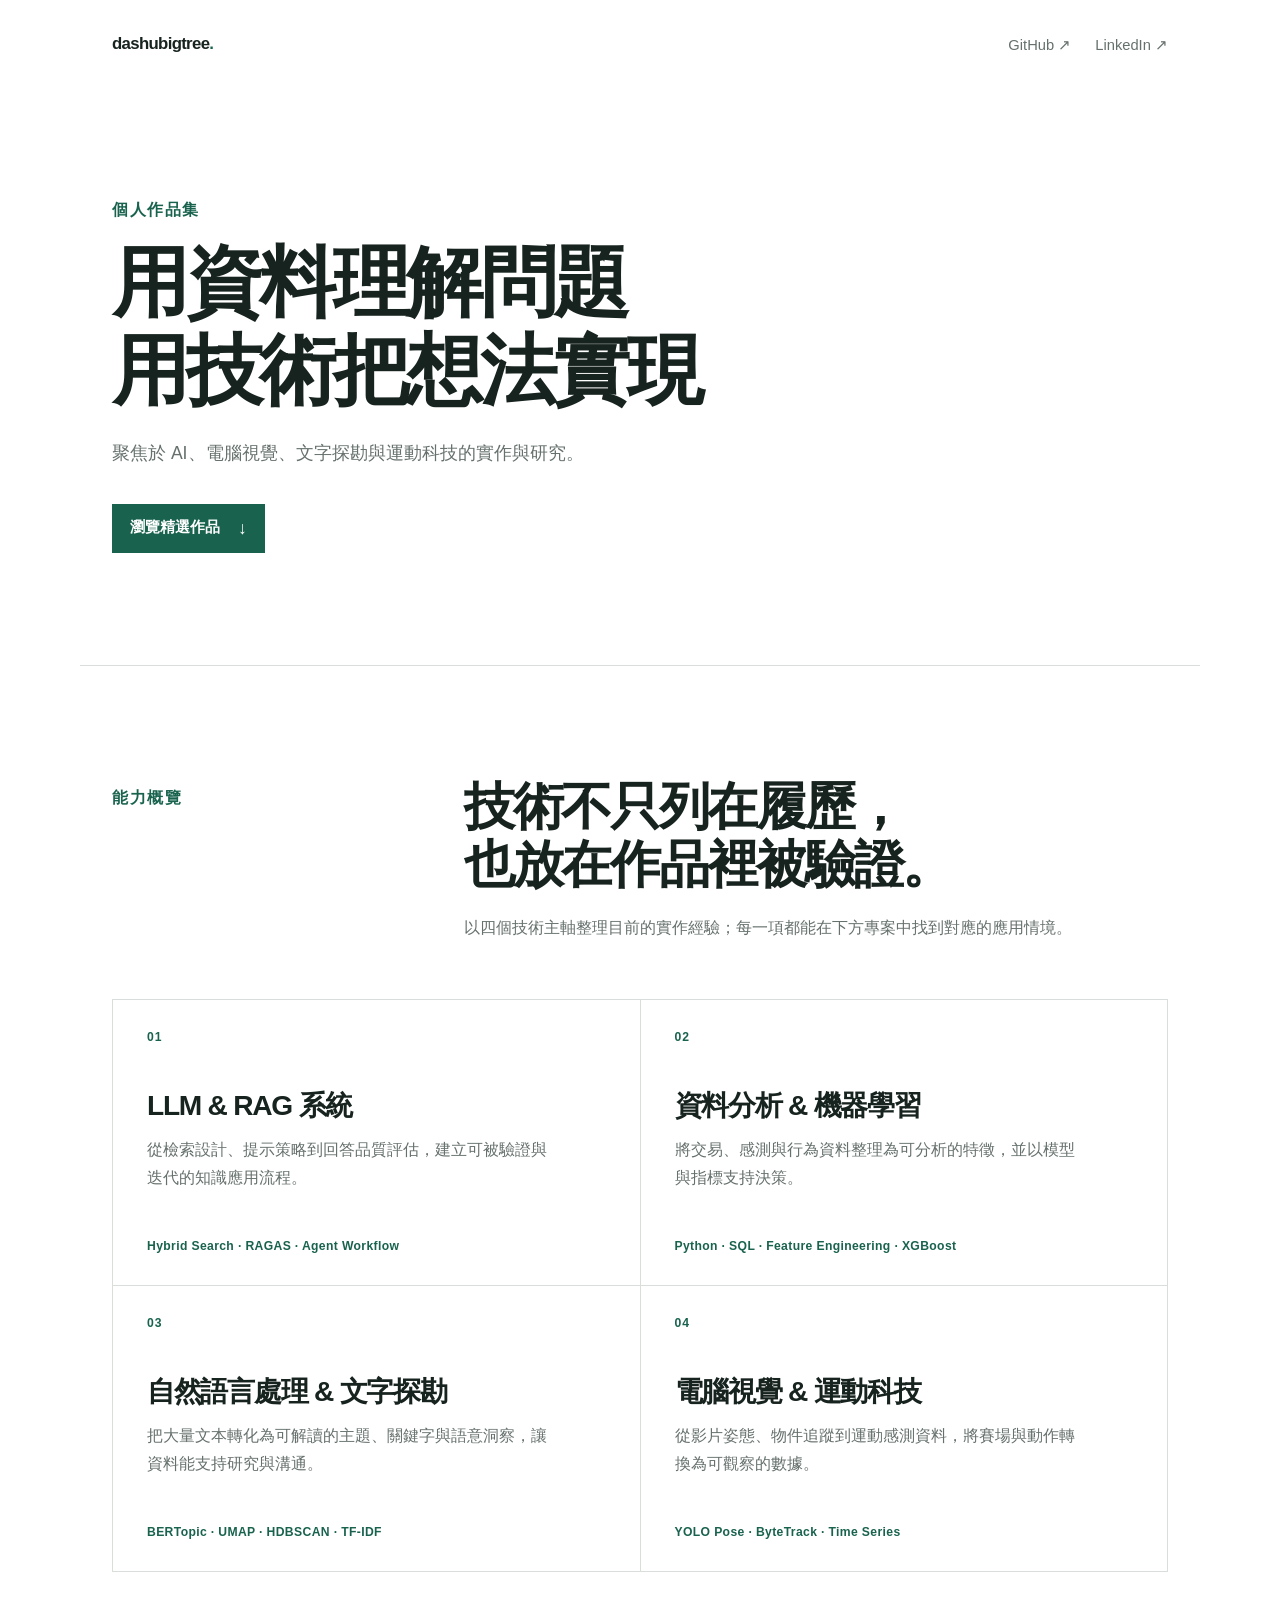
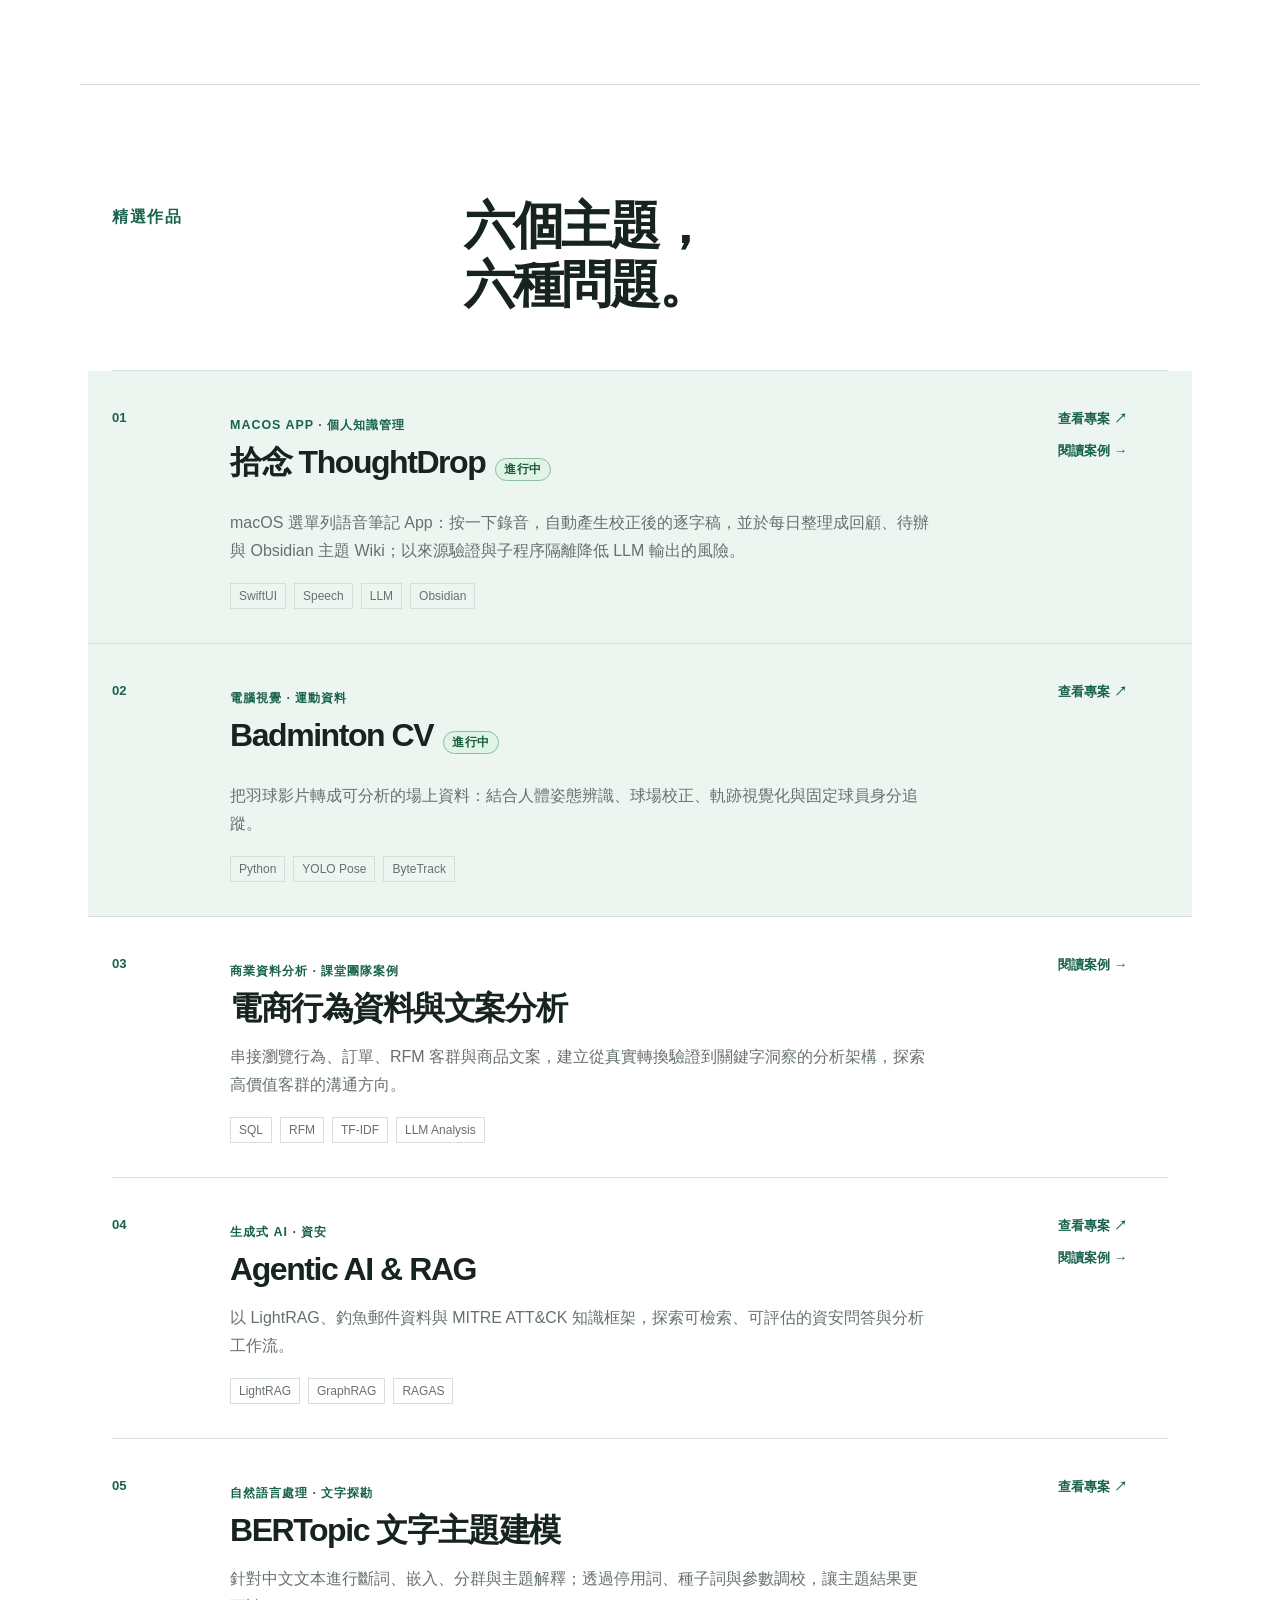
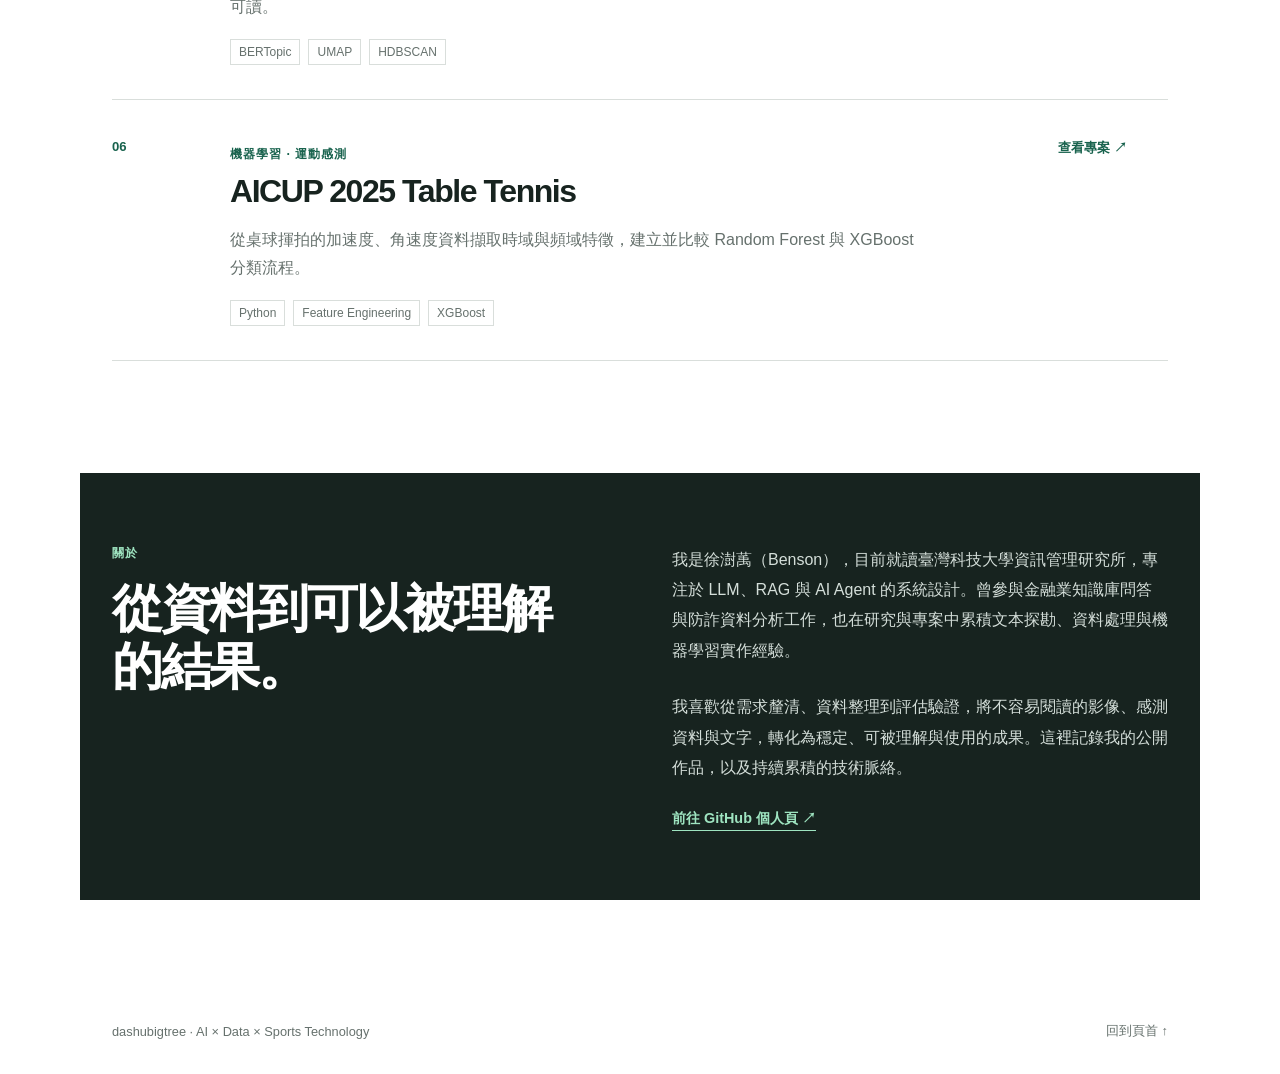
<file: index.html>
<!doctype html>
<html lang="zh-Hant">
  <head>
    <meta charset="UTF-8" />
    <meta name="viewport" content="width=device-width, initial-scale=1.0" />
    <meta name="description" content="dashubigtree 的個人作品集：AI、資料分析與運動科技專案。" />
    <meta name="theme-color" content="#ffffff" />
    <link rel="icon" type="image/svg+xml" href="data:image/svg+xml,%3Csvg xmlns='http://www.w3.org/2000/svg' viewBox='0 0 32 32'%3E%3Crect width='32' height='32' rx='7' fill='%231b4d3e'/%3E%3Cpath d='M9 9h7.5a6.5 6.5 0 1 1 0 13H9V9Zm4 3.5v6h3.2a3 3 0 1 0 0-6H13Z' fill='%23fff'/%3E%3C/svg%3E" />
    <title>dashubigtree | AI × 資料 × 運動科技</title>
    <link rel="stylesheet" href="styles.css" />
  </head>
  <body>
    <a class="skip-link" href="#content">跳到主要內容</a>
    <header class="site-header wrap">
      <a class="wordmark" href="#top" aria-label="回到頁首">dashubigtree<span>.</span></a>
      <nav aria-label="主要導覽">
        <a href="https://github.com/dashubigtree" target="_blank" rel="noreferrer">GitHub ↗</a>
        <a href="https://www.linkedin.com/in/%E6%BE%8D%E8%90%AD-%E5%BE%90-bensonhsu" target="_blank" rel="noreferrer">LinkedIn ↗</a>
      </nav>
    </header>

    <main id="content">
      <section class="intro wrap" id="top">
        <p class="kicker">個人作品集</p>
        <h1>用資料理解問題<br />用技術把想法實現</h1>
        <p class="lead">聚焦於 AI、電腦視覺、文字探勘與運動科技的實作與研究。</p>
        <a class="primary-link" href="#projects">瀏覽精選作品 <span>↓</span></a>
      </section>

      <section class="capabilities wrap" id="capabilities" aria-labelledby="capabilities-title">
        <div class="capabilities-head">
          <p class="kicker">能力概覽</p>
          <div>
            <h2 id="capabilities-title">技術不只列在履歷，<br />也放在作品裡被驗證。</h2>
            <p>以四個技術主軸整理目前的實作經驗；每一項都能在下方專案中找到對應的應用情境。</p>
          </div>
        </div>

        <div class="capability-grid">
          <a class="capability-card" href="#projects" aria-label="查看 LLM 與 RAG 系統相關作品">
            <span class="capability-index">01</span>
            <h3>LLM &amp; RAG 系統</h3>
            <p>從檢索設計、提示策略到回答品質評估，建立可被驗證與迭代的知識應用流程。</p>
            <span class="capability-tools">Hybrid Search · RAGAS · Agent Workflow</span>
          </a>

          <a class="capability-card" href="#projects" aria-label="查看資料分析與機器學習相關作品">
            <span class="capability-index">02</span>
            <h3>資料分析 &amp; 機器學習</h3>
            <p>將交易、感測與行為資料整理為可分析的特徵，並以模型與指標支持決策。</p>
            <span class="capability-tools">Python · SQL · Feature Engineering · XGBoost</span>
          </a>

          <a class="capability-card" href="#projects" aria-label="查看自然語言處理與文字探勘相關作品">
            <span class="capability-index">03</span>
            <h3>自然語言處理 &amp; 文字探勘</h3>
            <p>把大量文本轉化為可解讀的主題、關鍵字與語意洞察，讓資料能支持研究與溝通。</p>
            <span class="capability-tools">BERTopic · UMAP · HDBSCAN · TF-IDF</span>
          </a>

          <a class="capability-card" href="#projects" aria-label="查看電腦視覺與運動科技相關作品">
            <span class="capability-index">04</span>
            <h3>電腦視覺 &amp; 運動科技</h3>
            <p>從影片姿態、物件追蹤到運動感測資料，將賽場與動作轉換為可觀察的數據。</p>
            <span class="capability-tools">YOLO Pose · ByteTrack · Time Series</span>
          </a>
        </div>
      </section>

      <section class="projects wrap" id="projects" aria-labelledby="projects-title">
        <div class="section-head">
          <p class="kicker">精選作品</p>
          <h2 id="projects-title">六個主題，<br />六種問題。</h2>
        </div>

        <div class="project-list">
          <article class="project featured">
            <div class="project-number">01</div>
            <div class="project-body">
              <p class="project-type">macOS App · 個人知識管理</p>
              <div class="project-title-row">
                <h3>拾念 ThoughtDrop</h3>
                <span class="project-status" aria-label="專案狀態：進行中">進行中</span>
              </div>
              <p>macOS 選單列語音筆記 App：按一下錄音，自動產生校正後的逐字稿，並於每日整理成回顧、待辦與 Obsidian 主題 Wiki；以來源驗證與子程序隔離降低 LLM 輸出的風險。</p>
              <ul class="tags" aria-label="使用技術"><li>SwiftUI</li><li>Speech</li><li>LLM</li><li>Obsidian</li></ul>
            </div>
            <div class="project-actions">
              <a class="project-link" href="https://github.com/dashubigtree/ThoughtDrop" target="_blank" rel="noreferrer" aria-label="在 GitHub 查看 ThoughtDrop">查看專案 ↗</a>
              <a class="project-link" href="case-studies/thoughtdrop.html" aria-label="閱讀 ThoughtDrop 案例">閱讀案例 →</a>
            </div>
          </article>

          <article class="project featured">
            <div class="project-number">02</div>
            <div class="project-body">
              <p class="project-type">電腦視覺 · 運動資料</p>
              <div class="project-title-row">
                <h3>Badminton CV</h3>
                <span class="project-status" aria-label="專案狀態：進行中">進行中</span>
              </div>
              <p>把羽球影片轉成可分析的場上資料：結合人體姿態辨識、球場校正、軌跡視覺化與固定球員身分追蹤。</p>
              <ul class="tags" aria-label="使用技術"><li>Python</li><li>YOLO Pose</li><li>ByteTrack</li></ul>
            </div>
            <a class="project-link" href="https://github.com/dashubigtree/badmintonCV" target="_blank" rel="noreferrer" aria-label="在 GitHub 查看 Badminton CV">查看專案 ↗</a>
          </article>

          <article class="project case-study">
            <div class="project-number">03</div>
            <div class="project-body">
              <p class="project-type">商業資料分析 · 課堂團隊案例</p>
              <h3>電商行為資料與文案分析</h3>
              <p>串接瀏覽行為、訂單、RFM 客群與商品文案，建立從真實轉換驗證到關鍵字洞察的分析架構，探索高價值客群的溝通方向。</p>
              <ul class="tags" aria-label="分析方法"><li>SQL</li><li>RFM</li><li>TF-IDF</li><li>LLM Analysis</li></ul>
            </div>
            <a class="project-link" href="case-studies/ecommerce-behavior-analysis.html" aria-label="閱讀電商行為資料與文案分析案例">閱讀案例 →</a>
          </article>

          <article class="project">
            <div class="project-number">04</div>
            <div class="project-body">
              <p class="project-type">生成式 AI · 資安</p>
              <h3>Agentic AI &amp; RAG</h3>
              <p>以 LightRAG、釣魚郵件資料與 MITRE ATT&amp;CK 知識框架，探索可檢索、可評估的資安問答與分析工作流。</p>
              <ul class="tags" aria-label="使用技術"><li>LightRAG</li><li>GraphRAG</li><li>RAGAS</li></ul>
            </div>
            <div class="project-actions">
              <a class="project-link" href="https://github.com/dashubigtree/114-2-Agentic-AI-class" target="_blank" rel="noreferrer" aria-label="在 GitHub 查看 Agentic AI 專案">查看專案 ↗</a>
              <a class="project-link" href="case-studies/agentic-ai-rag.html" aria-label="閱讀 Agentic AI 與 RAG 案例">閱讀案例 →</a>
            </div>
          </article>

          <article class="project">
            <div class="project-number">05</div>
            <div class="project-body">
              <p class="project-type">自然語言處理 · 文字探勘</p>
              <h3>BERTopic 文字主題建模</h3>
              <p>針對中文文本進行斷詞、嵌入、分群與主題解釋；透過停用詞、種子詞與參數調校，讓主題結果更可讀。</p>
              <ul class="tags" aria-label="使用技術"><li>BERTopic</li><li>UMAP</li><li>HDBSCAN</li></ul>
            </div>
            <a class="project-link" href="https://github.com/dashubigtree/BERTopic" target="_blank" rel="noreferrer" aria-label="在 GitHub 查看 BERTopic 專案">查看專案 ↗</a>
          </article>

          <article class="project">
            <div class="project-number">06</div>
            <div class="project-body">
              <p class="project-type">機器學習 · 運動感測</p>
              <h3>AICUP 2025 Table Tennis</h3>
              <p>從桌球揮拍的加速度、角速度資料擷取時域與頻域特徵，建立並比較 Random Forest 與 XGBoost 分類流程。</p>
              <ul class="tags" aria-label="使用技術"><li>Python</li><li>Feature Engineering</li><li>XGBoost</li></ul>
            </div>
            <a class="project-link" href="https://github.com/dashubigtree/AICUP2025_tableTennis" target="_blank" rel="noreferrer" aria-label="在 GitHub 查看 AICUP 2025 Table Tennis">查看專案 ↗</a>
          </article>
        </div>
      </section>

      <section class="about wrap" id="about" aria-labelledby="about-title">
        <div>
          <p class="kicker">關於</p>
          <h2 id="about-title">從資料到可以被理解的結果。</h2>
        </div>
        <div class="about-copy">
          <p>我是徐澍萭（Benson），目前就讀臺灣科技大學資訊管理研究所，專注於 LLM、RAG 與 AI Agent 的系統設計。曾參與金融業知識庫問答與防詐資料分析工作，也在研究與專案中累積文本探勘、資料處理與機器學習實作經驗。</p>
          <p>我喜歡從需求釐清、資料整理到評估驗證，將不容易閱讀的影像、感測資料與文字，轉化為穩定、可被理解與使用的成果。這裡記錄我的公開作品，以及持續累積的技術脈絡。</p>
          <a class="text-link" href="https://github.com/dashubigtree" target="_blank" rel="noreferrer">前往 GitHub 個人頁 ↗</a>
        </div>
      </section>
    </main>

    <footer class="site-footer wrap">
      <p>dashubigtree · AI × Data × Sports Technology</p>
      <a href="#top">回到頁首 ↑</a>
    </footer>
  </body>
</html>
</file>
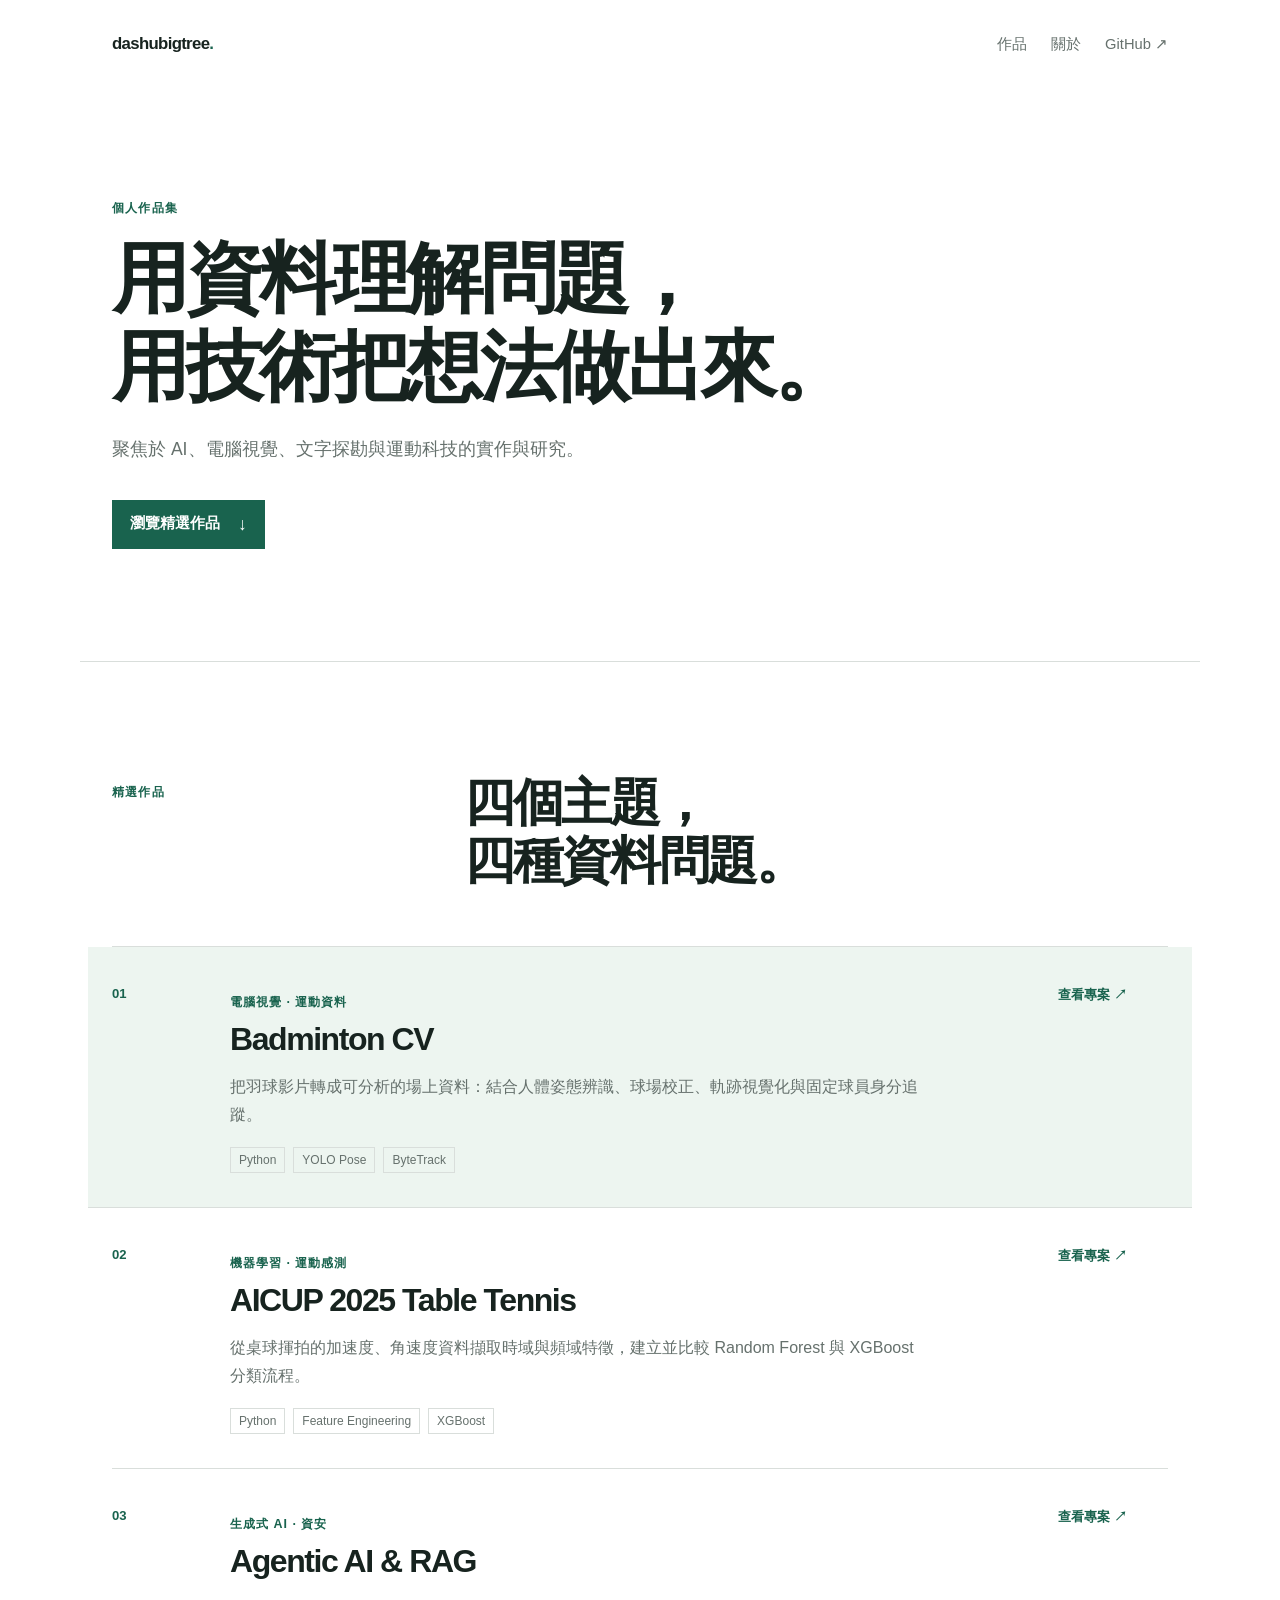
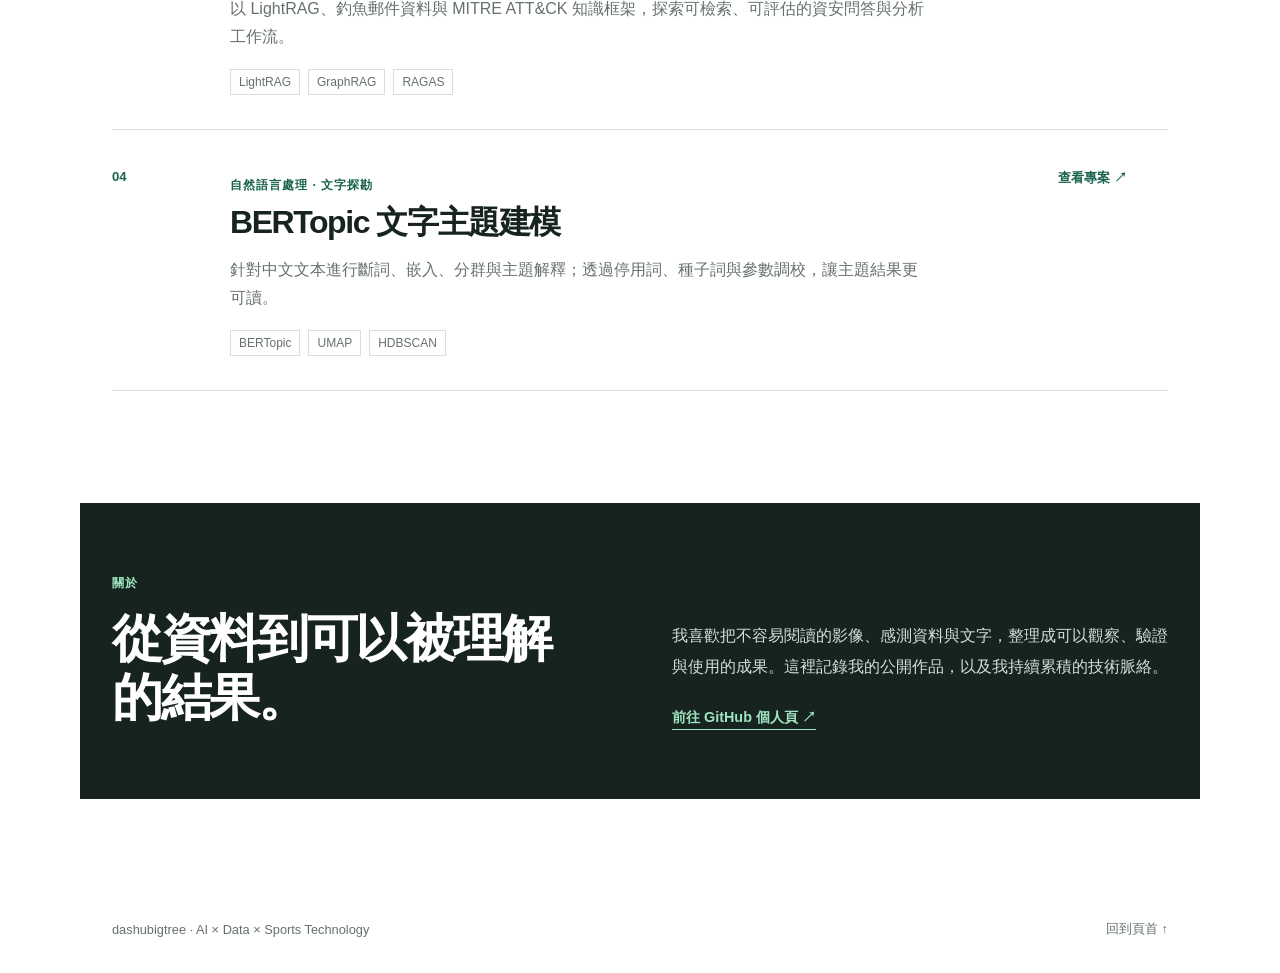
<file: dist/index.html>
<!doctype html>
<html lang="zh-Hant">
  <head>
    <meta charset="UTF-8" />
    <meta name="viewport" content="width=device-width, initial-scale=1.0" />
    <meta name="description" content="dashubigtree 的個人作品集：AI、資料分析與運動科技專案。" />
    <meta name="theme-color" content="#ffffff" />
    <link rel="icon" type="image/svg+xml" href="data:image/svg+xml,%3Csvg xmlns='http://www.w3.org/2000/svg' viewBox='0 0 32 32'%3E%3Crect width='32' height='32' rx='7' fill='%231b4d3e'/%3E%3Cpath d='M9 9h7.5a6.5 6.5 0 1 1 0 13H9V9Zm4 3.5v6h3.2a3 3 0 1 0 0-6H13Z' fill='%23fff'/%3E%3C/svg%3E" />
    <title>dashubigtree | AI × 資料 × 運動科技</title>
    <link rel="stylesheet" href="styles.css" />
  </head>
  <body>
    <a class="skip-link" href="#content">跳到主要內容</a>
    <header class="site-header wrap">
      <a class="wordmark" href="#top" aria-label="回到頁首">dashubigtree<span>.</span></a>
      <nav aria-label="主要導覽">
        <a href="#projects">作品</a>
        <a href="#about">關於</a>
        <a href="https://github.com/dashubigtree" target="_blank" rel="noreferrer">GitHub ↗</a>
      </nav>
    </header>

    <main id="content">
      <section class="intro wrap" id="top">
        <p class="kicker">個人作品集</p>
        <h1>用資料理解問題，<br />用技術把想法做出來。</h1>
        <p class="lead">聚焦於 AI、電腦視覺、文字探勘與運動科技的實作與研究。</p>
        <a class="primary-link" href="#projects">瀏覽精選作品 <span>↓</span></a>
      </section>

      <section class="projects wrap" id="projects" aria-labelledby="projects-title">
        <div class="section-head">
          <p class="kicker">精選作品</p>
          <h2 id="projects-title">四個主題，<br />四種資料問題。</h2>
        </div>

        <div class="project-list">
          <article class="project featured">
            <div class="project-number">01</div>
            <div class="project-body">
              <p class="project-type">電腦視覺 · 運動資料</p>
              <h3>Badminton CV</h3>
              <p>把羽球影片轉成可分析的場上資料：結合人體姿態辨識、球場校正、軌跡視覺化與固定球員身分追蹤。</p>
              <ul class="tags" aria-label="使用技術"><li>Python</li><li>YOLO Pose</li><li>ByteTrack</li></ul>
            </div>
            <a class="project-link" href="https://github.com/dashubigtree/badmintonCV" target="_blank" rel="noreferrer" aria-label="在 GitHub 查看 Badminton CV">查看專案 ↗</a>
          </article>

          <article class="project">
            <div class="project-number">02</div>
            <div class="project-body">
              <p class="project-type">機器學習 · 運動感測</p>
              <h3>AICUP 2025 Table Tennis</h3>
              <p>從桌球揮拍的加速度、角速度資料擷取時域與頻域特徵，建立並比較 Random Forest 與 XGBoost 分類流程。</p>
              <ul class="tags" aria-label="使用技術"><li>Python</li><li>Feature Engineering</li><li>XGBoost</li></ul>
            </div>
            <a class="project-link" href="https://github.com/dashubigtree/AICUP2025_tableTennis" target="_blank" rel="noreferrer" aria-label="在 GitHub 查看 AICUP 2025 Table Tennis">查看專案 ↗</a>
          </article>

          <article class="project">
            <div class="project-number">03</div>
            <div class="project-body">
              <p class="project-type">生成式 AI · 資安</p>
              <h3>Agentic AI &amp; RAG</h3>
              <p>以 LightRAG、釣魚郵件資料與 MITRE ATT&amp;CK 知識框架，探索可檢索、可評估的資安問答與分析工作流。</p>
              <ul class="tags" aria-label="使用技術"><li>LightRAG</li><li>GraphRAG</li><li>RAGAS</li></ul>
            </div>
            <a class="project-link" href="https://github.com/dashubigtree/114-2-Agentic-AI-class" target="_blank" rel="noreferrer" aria-label="在 GitHub 查看 Agentic AI 專案">查看專案 ↗</a>
          </article>

          <article class="project">
            <div class="project-number">04</div>
            <div class="project-body">
              <p class="project-type">自然語言處理 · 文字探勘</p>
              <h3>BERTopic 文字主題建模</h3>
              <p>針對中文文本進行斷詞、嵌入、分群與主題解釋；透過停用詞、種子詞與參數調校，讓主題結果更可讀。</p>
              <ul class="tags" aria-label="使用技術"><li>BERTopic</li><li>UMAP</li><li>HDBSCAN</li></ul>
            </div>
            <a class="project-link" href="https://github.com/dashubigtree/BERTopic" target="_blank" rel="noreferrer" aria-label="在 GitHub 查看 BERTopic 專案">查看專案 ↗</a>
          </article>
        </div>
      </section>

      <section class="about wrap" id="about" aria-labelledby="about-title">
        <div>
          <p class="kicker">關於</p>
          <h2 id="about-title">從資料到可以被理解的結果。</h2>
        </div>
        <div class="about-copy">
          <p>我喜歡把不容易閱讀的影像、感測資料與文字，整理成可以觀察、驗證與使用的成果。這裡記錄我的公開作品，以及我持續累積的技術脈絡。</p>
          <a class="text-link" href="https://github.com/dashubigtree" target="_blank" rel="noreferrer">前往 GitHub 個人頁 ↗</a>
        </div>
      </section>
    </main>

    <footer class="site-footer wrap">
      <p>dashubigtree · AI × Data × Sports Technology</p>
      <a href="#top">回到頁首 ↑</a>
    </footer>
  </body>
</html>
</file>
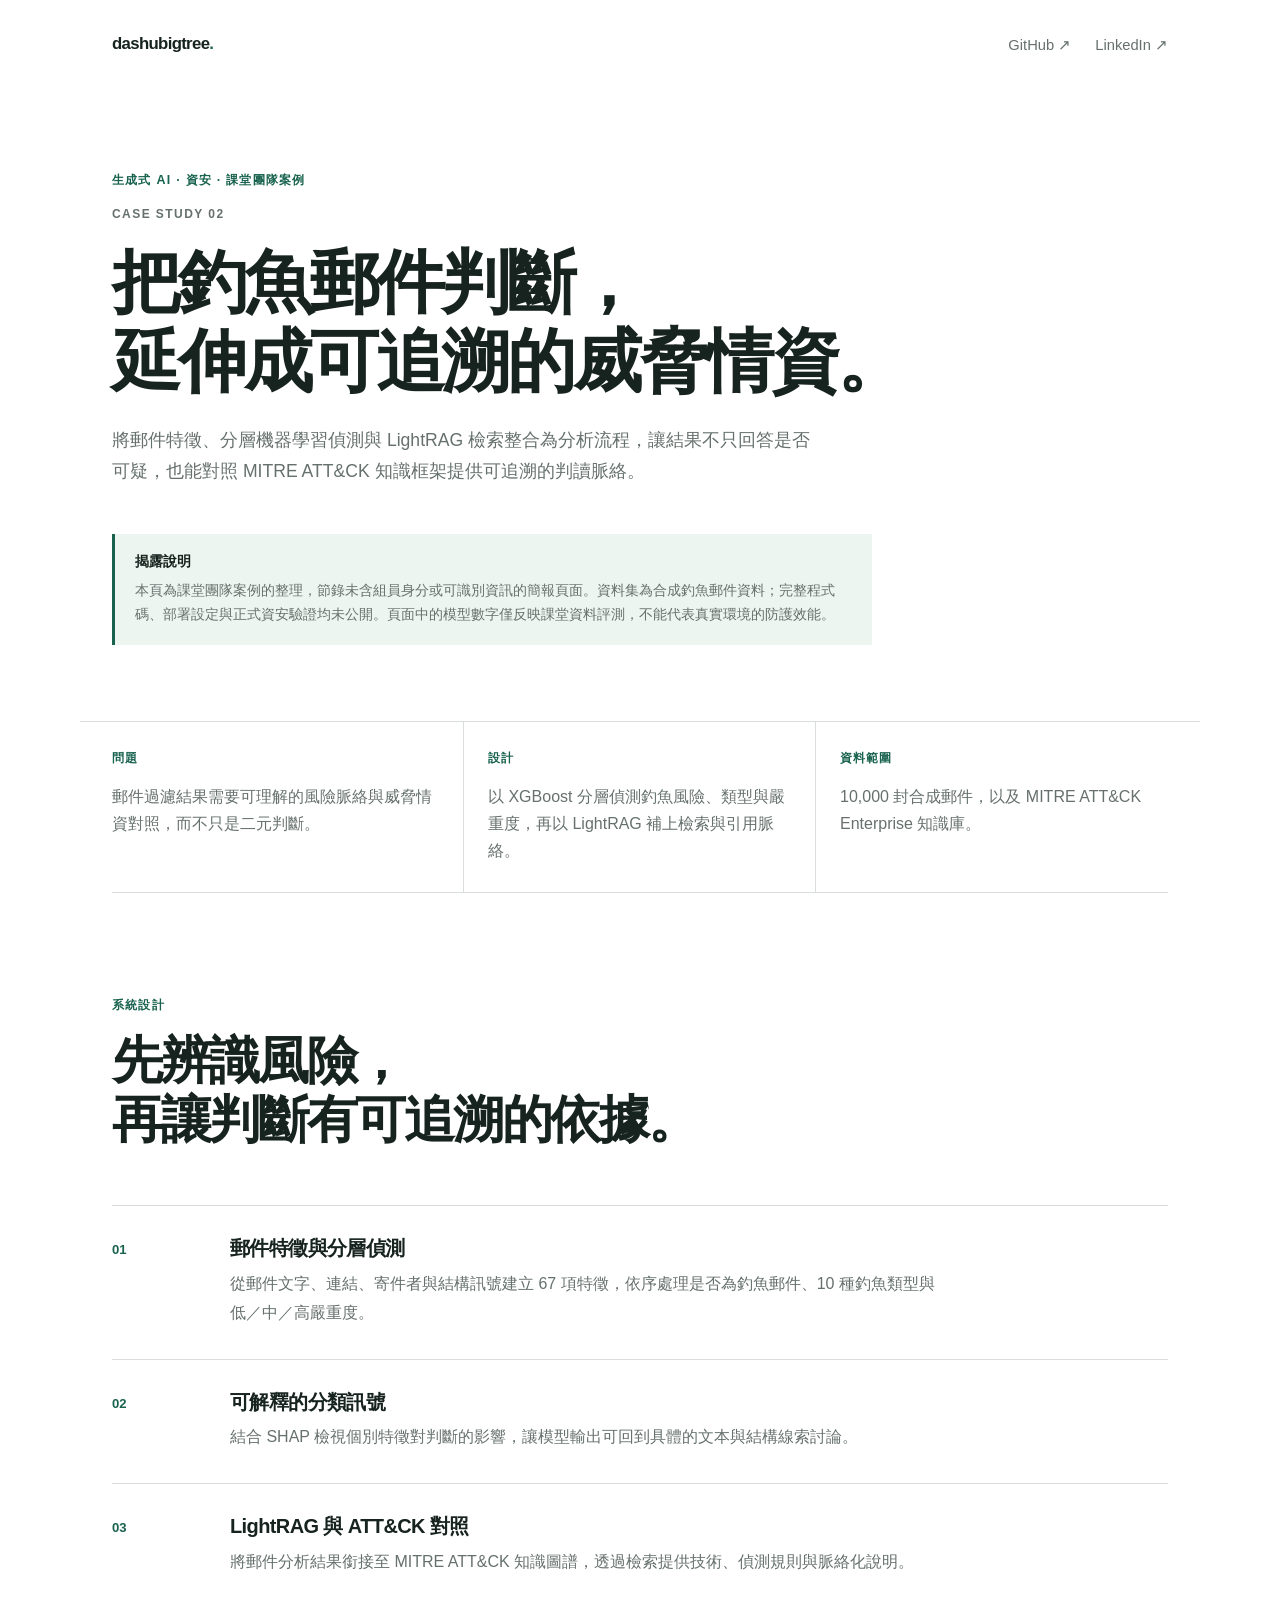
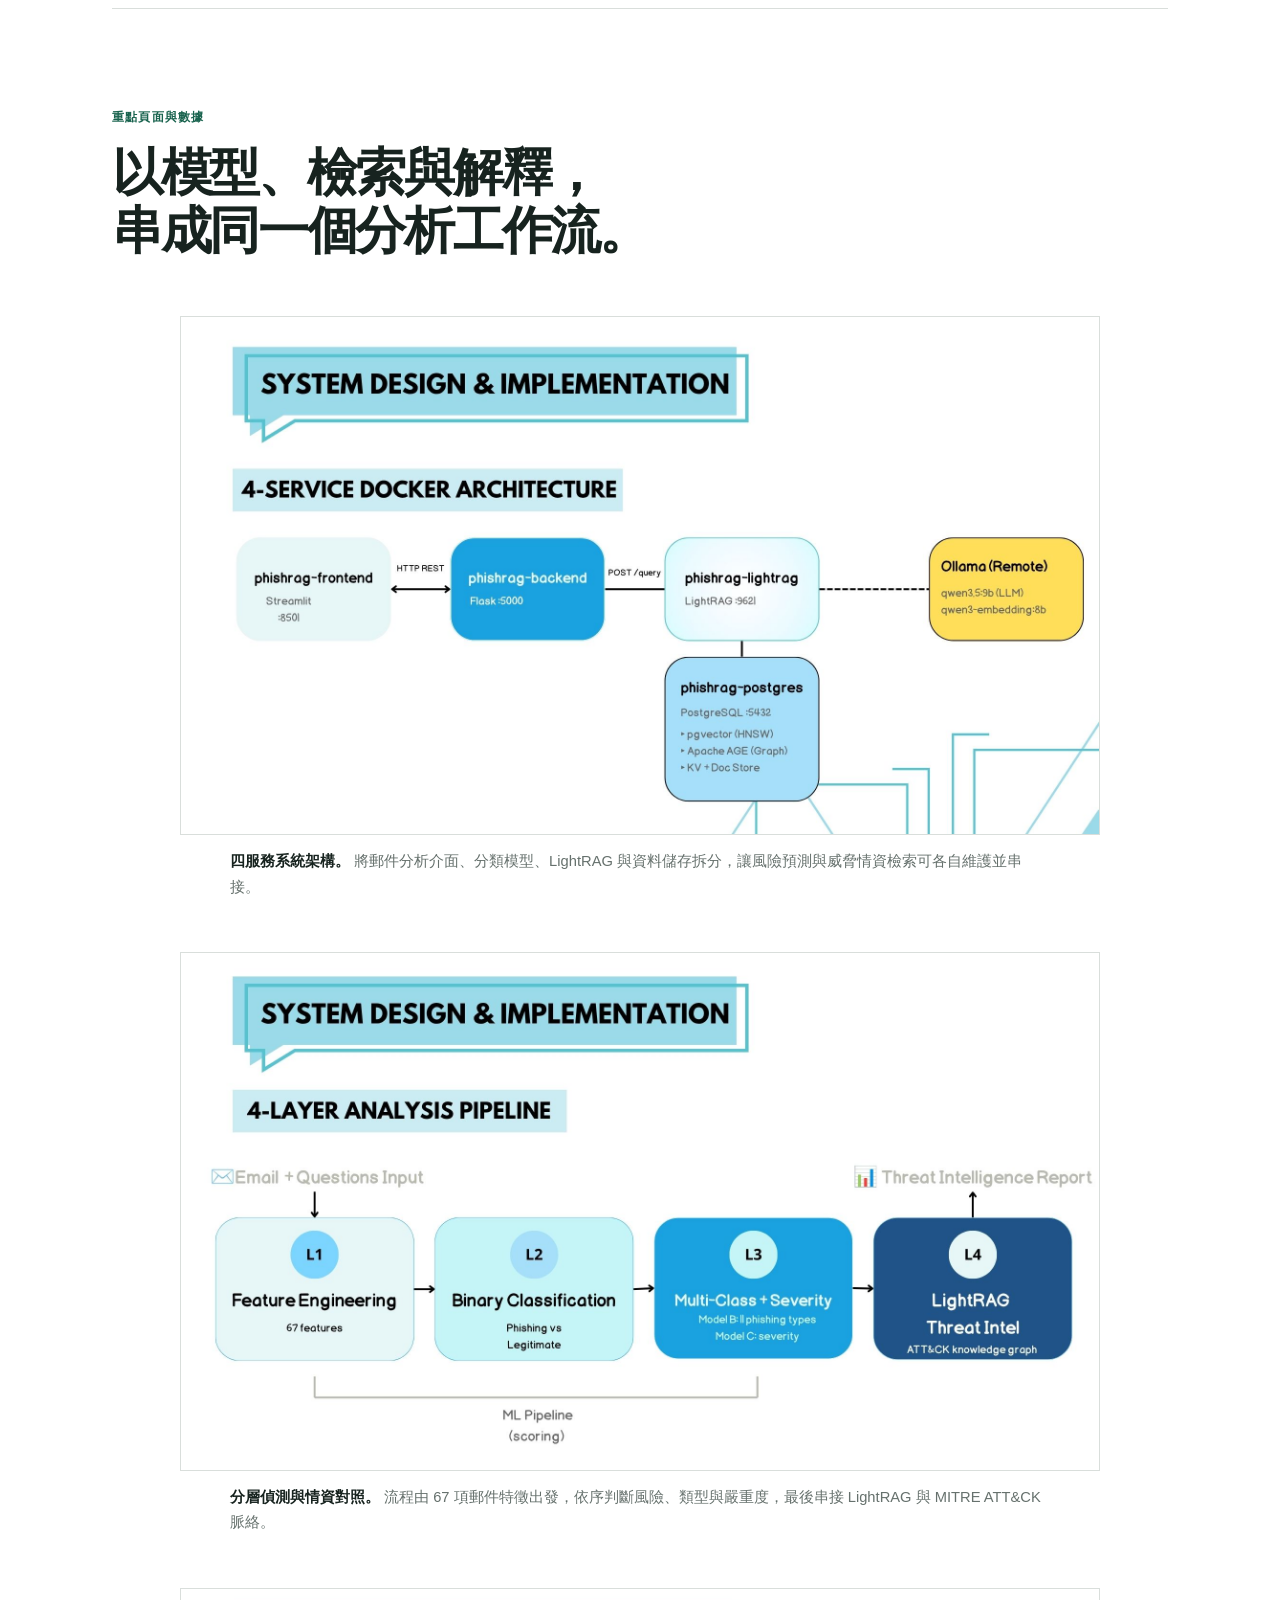
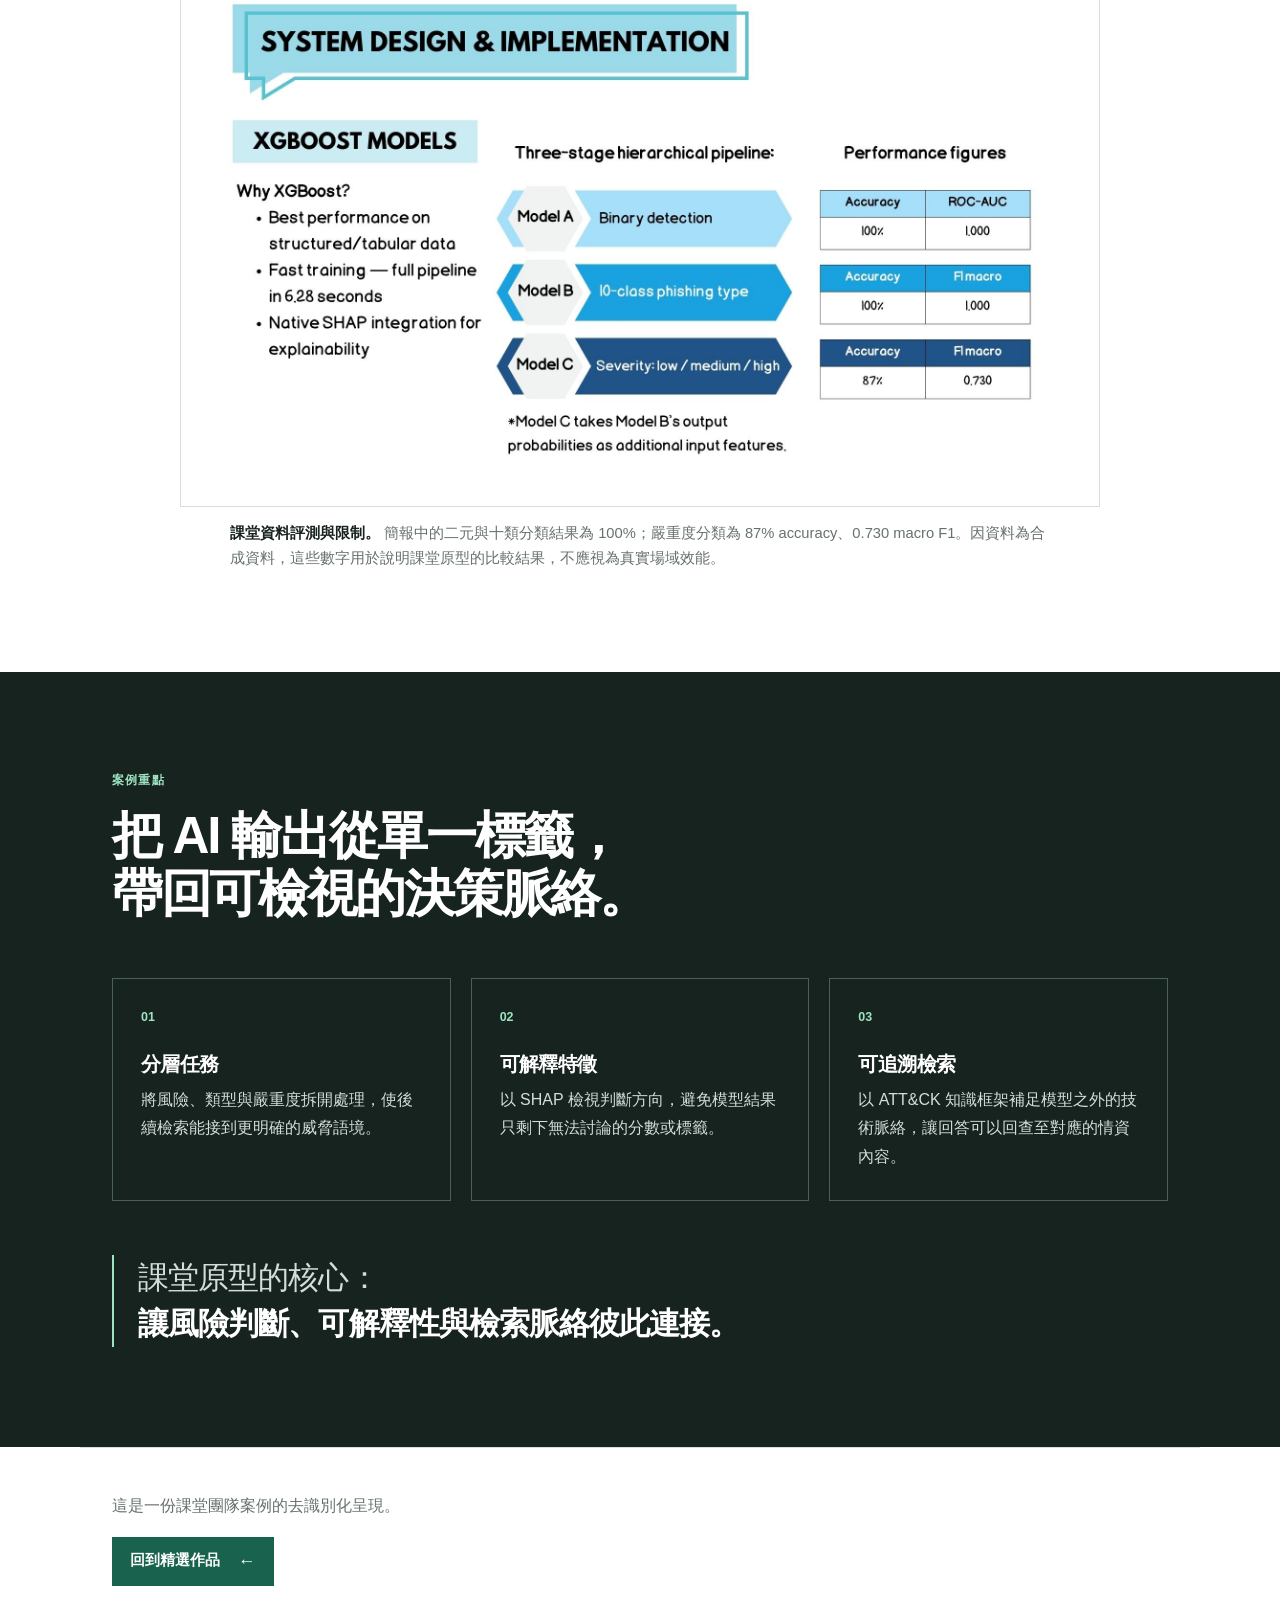
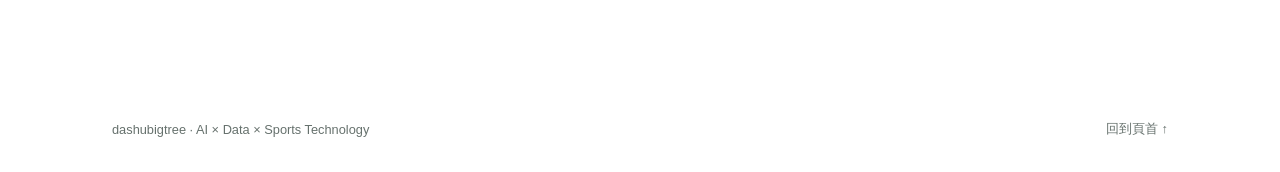
<file: case-studies/agentic-ai-rag.html>
<!doctype html>
<html lang="zh-Hant">
  <head>
    <meta charset="UTF-8" />
    <meta name="viewport" content="width=device-width, initial-scale=1.0" />
    <meta name="description" content="Agentic AI 與 RAG 課堂團隊案例：結合釣魚郵件偵測、LightRAG 與 MITRE ATT&CK 的可追溯分析流程。" />
    <meta name="theme-color" content="#ffffff" />
    <title>Agentic AI 與 RAG | dashubigtree</title>
    <link rel="stylesheet" href="../styles.css" />
  </head>
  <body>
    <a class="skip-link" href="#content">跳到主要內容</a>
    <header class="site-header wrap">
      <a class="wordmark" href="../index.html" aria-label="回到作品集首頁">dashubigtree<span>.</span></a>
      <nav aria-label="主要導覽">
        <a href="https://github.com/dashubigtree" target="_blank" rel="noreferrer">GitHub ↗</a>
        <a href="https://www.linkedin.com/in/%E6%BE%8D%E8%90%AD-%E5%BE%90-bensonhsu" target="_blank" rel="noreferrer">LinkedIn ↗</a>
      </nav>
    </header>

    <main id="content">
      <section class="case-hero wrap">
        <p class="kicker">生成式 AI · 資安 · 課堂團隊案例</p>
        <p class="eyebrow">CASE STUDY 02</p>
        <h1>把釣魚郵件判斷，<br />延伸成可追溯的威脅情資。</h1>
        <p class="lead">將郵件特徵、分層機器學習偵測與 LightRAG 檢索整合為分析流程，讓結果不只回答是否可疑，也能對照 MITRE ATT&amp;CK 知識框架提供可追溯的判讀脈絡。</p>
        <div class="case-notice" role="note">
          <strong>揭露說明</strong>
          <p>本頁為課堂團隊案例的整理，節錄未含組員身分或可識別資訊的簡報頁面。資料集為合成釣魚郵件資料；完整程式碼、部署設定與正式資安驗證均未公開。頁面中的模型數字僅反映課堂資料評測，不能代表真實環境的防護效能。</p>
        </div>
      </section>

      <section class="case-summary wrap" aria-label="案例摘要">
        <div><p class="summary-label">問題</p><p>郵件過濾結果需要可理解的風險脈絡與威脅情資對照，而不只是二元判斷。</p></div>
        <div><p class="summary-label">設計</p><p>以 XGBoost 分層偵測釣魚風險、類型與嚴重度，再以 LightRAG 補上檢索與引用脈絡。</p></div>
        <div><p class="summary-label">資料範圍</p><p>10,000 封合成郵件，以及 MITRE ATT&amp;CK Enterprise 知識庫。</p></div>
      </section>

      <section class="case-section wrap" aria-labelledby="method-title">
        <p class="kicker">系統設計</p>
        <h2 id="method-title">先辨識風險，<br />再讓判斷有可追溯的依據。</h2>
        <ol class="method-list">
          <li><div class="method-number">01</div><div><h3>郵件特徵與分層偵測</h3><p>從郵件文字、連結、寄件者與結構訊號建立 67 項特徵，依序處理是否為釣魚郵件、10 種釣魚類型與低／中／高嚴重度。</p></div></li>
          <li><div class="method-number">02</div><div><h3>可解釋的分類訊號</h3><p>結合 SHAP 檢視個別特徵對判斷的影響，讓模型輸出可回到具體的文本與結構線索討論。</p></div></li>
          <li><div class="method-number">03</div><div><h3>LightRAG 與 ATT&amp;CK 對照</h3><p>將郵件分析結果銜接至 MITRE ATT&amp;CK 知識圖譜，透過檢索提供技術、偵測規則與脈絡化說明。</p></div></li>
        </ol>
      </section>

      <section class="case-section wrap evidence-section" aria-labelledby="evidence-title">
        <p class="kicker">重點頁面與數據</p>
        <h2 id="evidence-title">以模型、檢索與解釋，<br />串成同一個分析工作流。</h2>
        <div class="case-gallery">
          <figure>
            <img src="../assets/case-studies/phishrag-architecture.jpg" alt="PhishRAG 四服務系統架構，包含 API、分類器、LightRAG 與資料服務。" loading="lazy" />
            <figcaption><strong>四服務系統架構。</strong> 將郵件分析介面、分類模型、LightRAG 與資料儲存拆分，讓風險預測與威脅情資檢索可各自維護並串接。</figcaption>
          </figure>
          <figure>
            <img src="../assets/case-studies/phishrag-pipeline.jpg" alt="PhishRAG 四層管線：67 項特徵、釣魚偵測、類型與嚴重度分類，以及 LightRAG 威脅情資對照。" loading="lazy" />
            <figcaption><strong>分層偵測與情資對照。</strong> 流程由 67 項郵件特徵出發，依序判斷風險、類型與嚴重度，最後串接 LightRAG 與 MITRE ATT&amp;CK 脈絡。</figcaption>
          </figure>
          <figure>
            <img src="../assets/case-studies/phishrag-evaluation.jpg" alt="XGBoost 三階段分層管線的課堂資料評測：二元偵測與十類分類為 100%，嚴重度分類準確率 87%、F1 macro 0.730。" loading="lazy" />
            <figcaption><strong>課堂資料評測與限制。</strong> 簡報中的二元與十類分類結果為 100%；嚴重度分類為 87% accuracy、0.730 macro F1。因資料為合成資料，這些數字用於說明課堂原型的比較結果，不應視為真實場域效能。</figcaption>
          </figure>
        </div>
      </section>

      <section class="case-section findings-section" aria-labelledby="findings-title">
        <div class="wrap">
          <p class="kicker">案例重點</p>
          <h2 id="findings-title">把 AI 輸出從單一標籤，<br />帶回可檢視的決策脈絡。</h2>
          <div class="finding-grid">
            <article><span>01</span><h3>分層任務</h3><p>將風險、類型與嚴重度拆開處理，使後續檢索能接到更明確的威脅語境。</p></article>
            <article><span>02</span><h3>可解釋特徵</h3><p>以 SHAP 檢視判斷方向，避免模型結果只剩下無法討論的分數或標籤。</p></article>
            <article><span>03</span><h3>可追溯檢索</h3><p>以 ATT&amp;CK 知識框架補足模型之外的技術脈絡，讓回答可以回查至對應的情資內容。</p></article>
          </div>
          <blockquote>課堂原型的核心：<br /><strong>讓風險判斷、可解釋性與檢索脈絡彼此連接。</strong></blockquote>
        </div>
      </section>

      <section class="case-cta wrap">
        <p>這是一份課堂團隊案例的去識別化呈現。</p>
        <a class="primary-link" href="../index.html#projects">回到精選作品 <span>←</span></a>
      </section>
    </main>

    <footer class="site-footer wrap">
      <p>dashubigtree · AI × Data × Sports Technology</p>
      <a href="#content">回到頁首 ↑</a>
    </footer>
  </body>
</html>
</file>
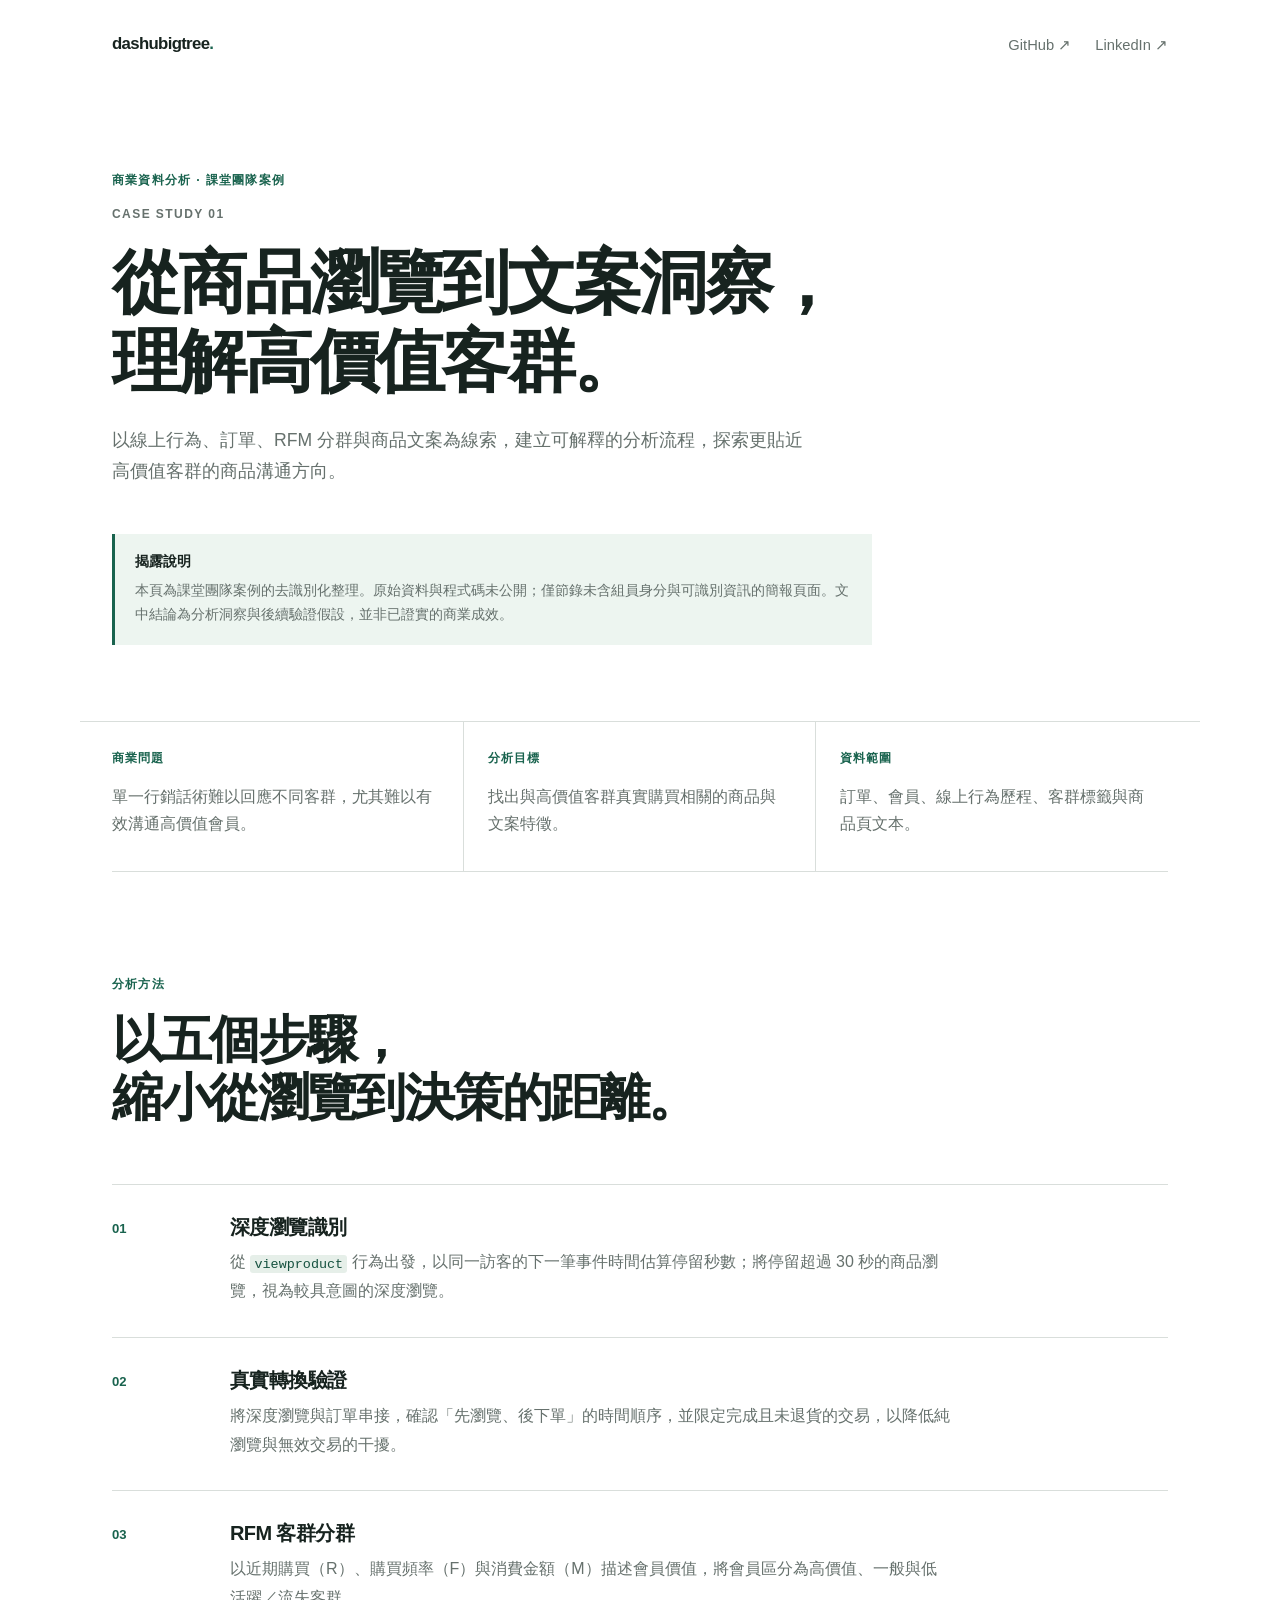
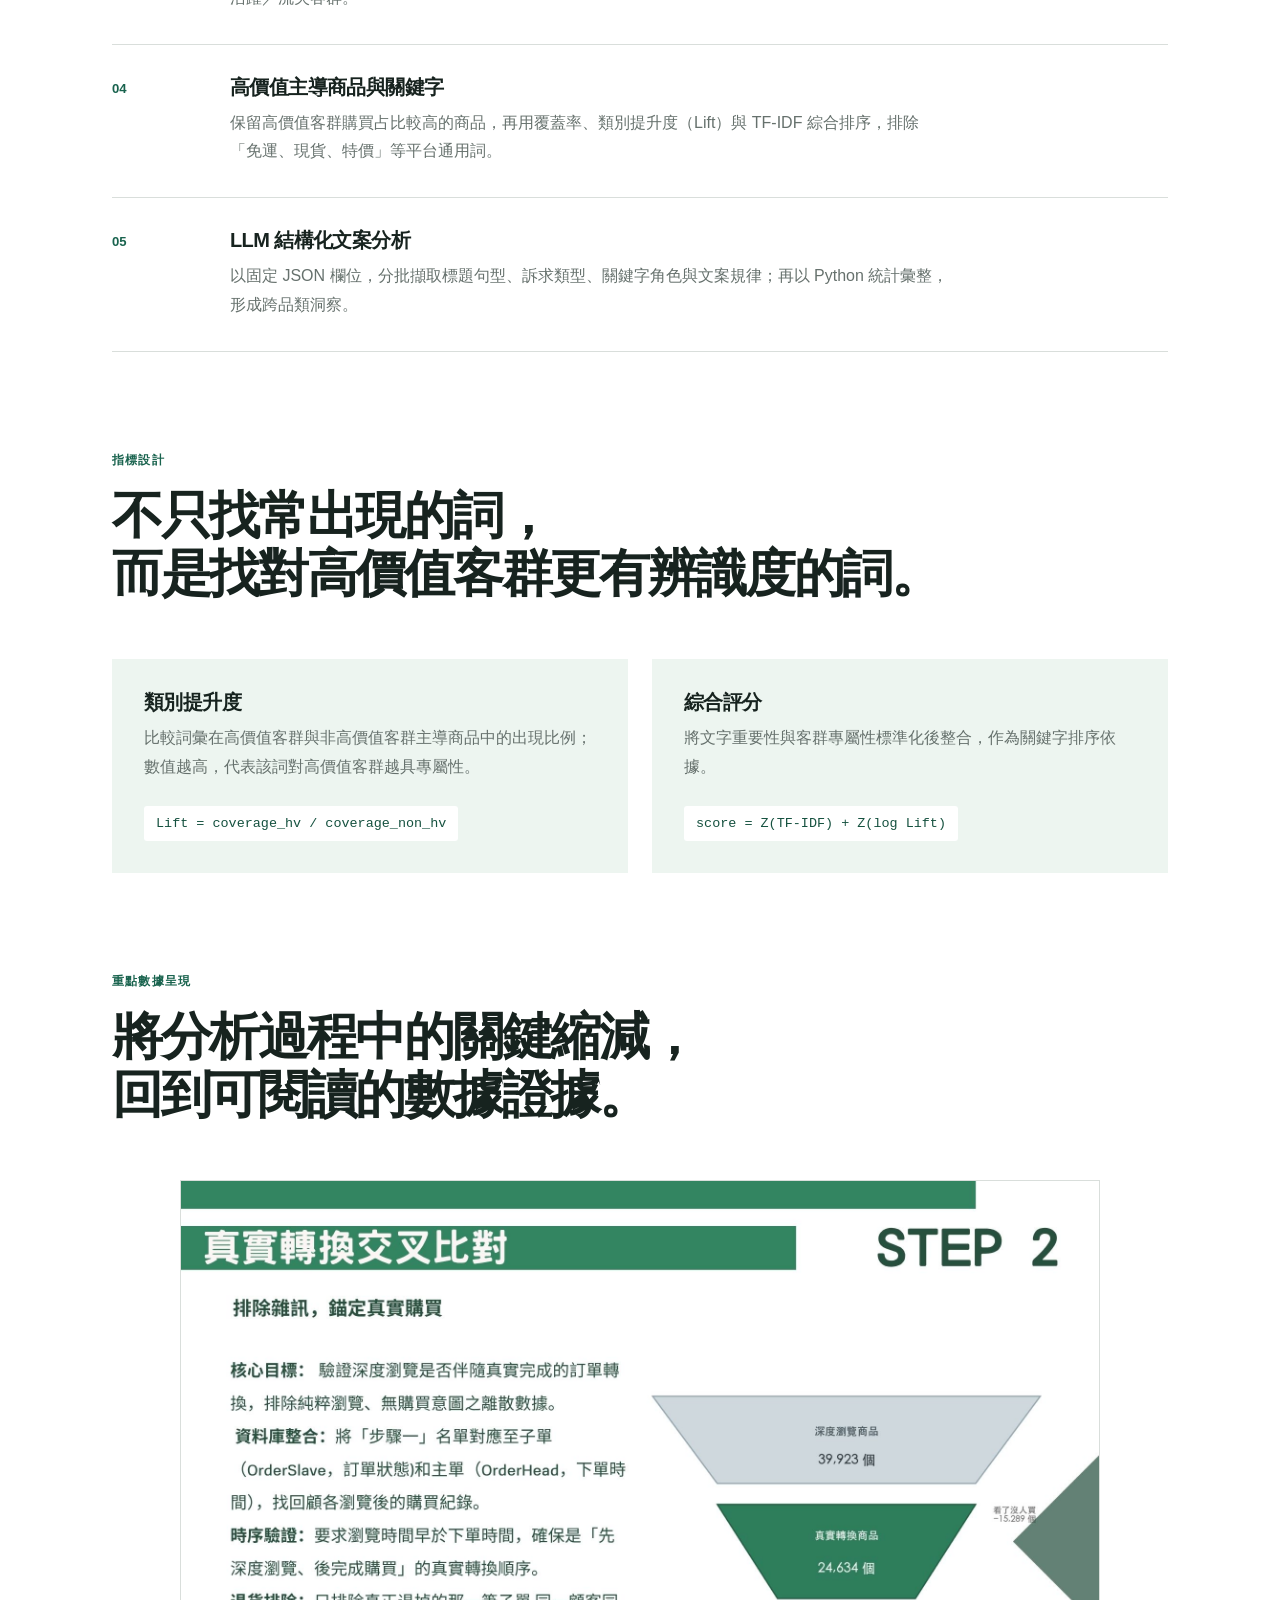
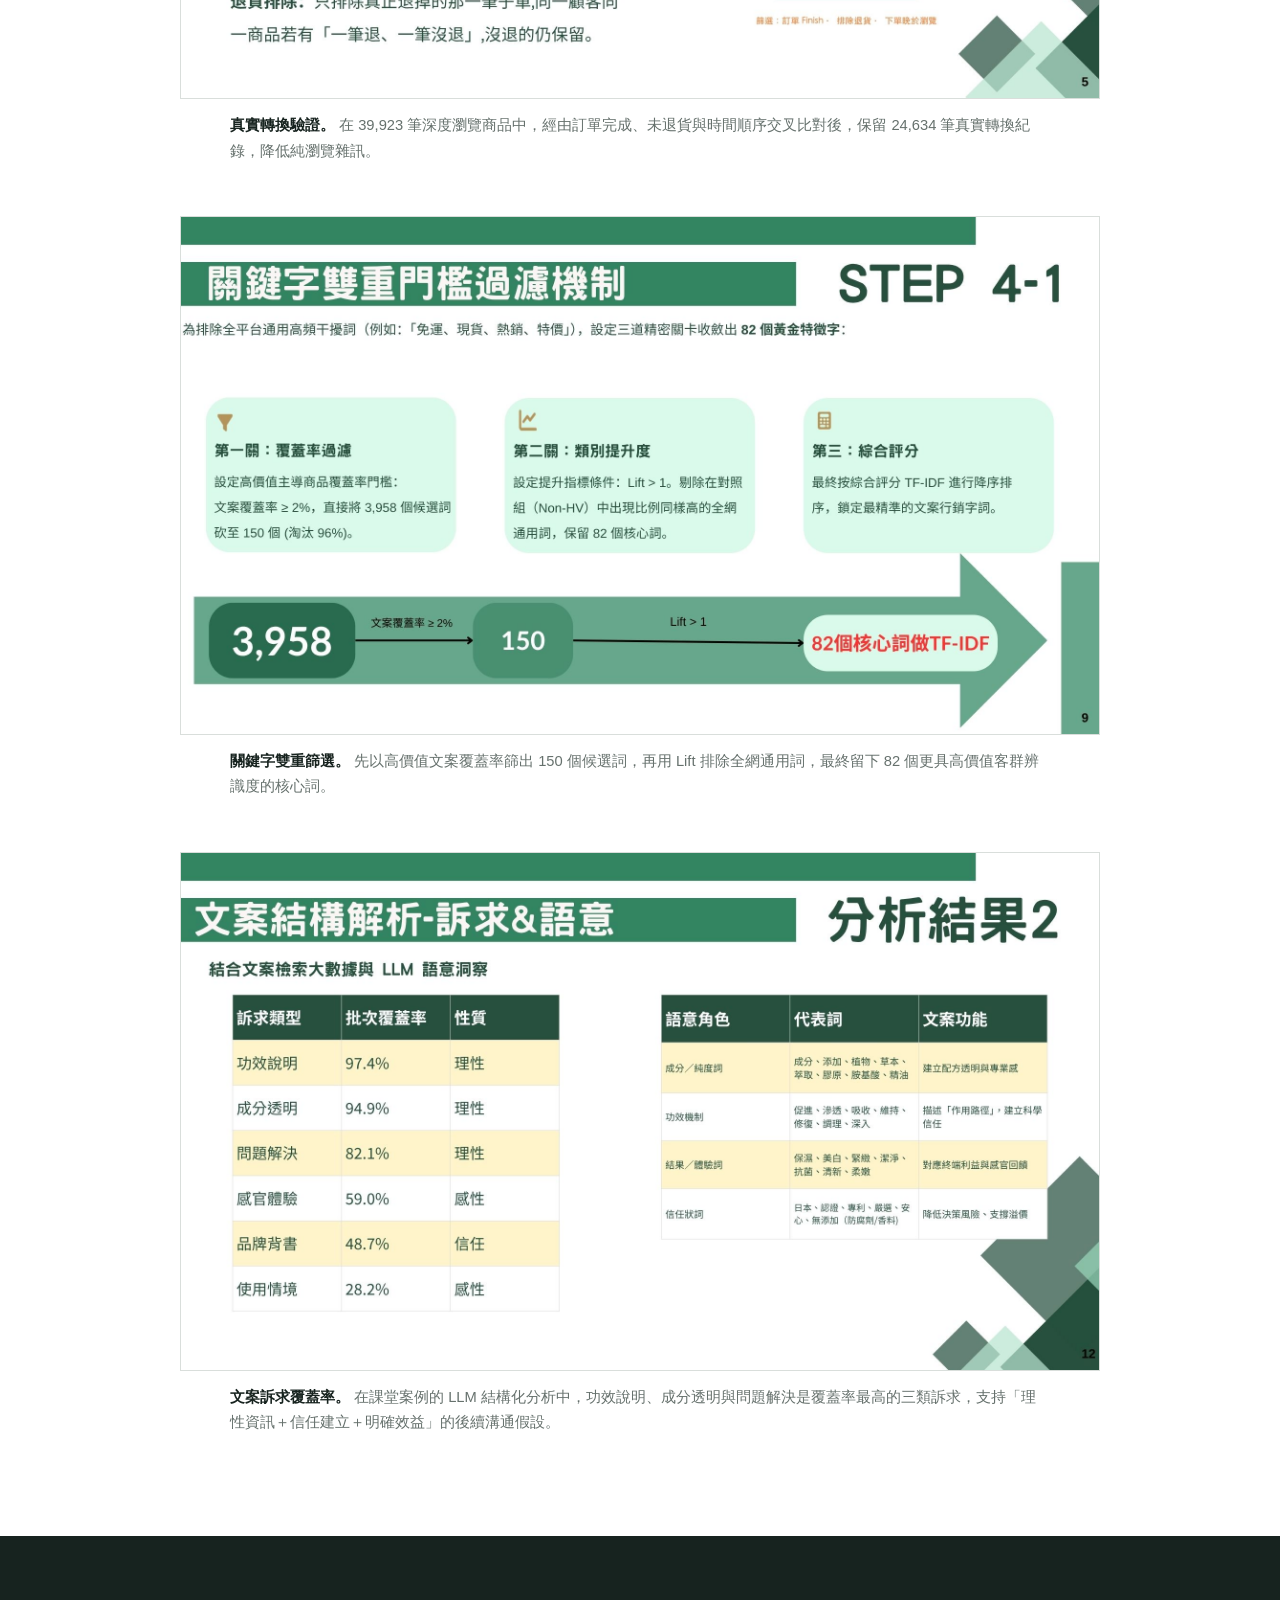
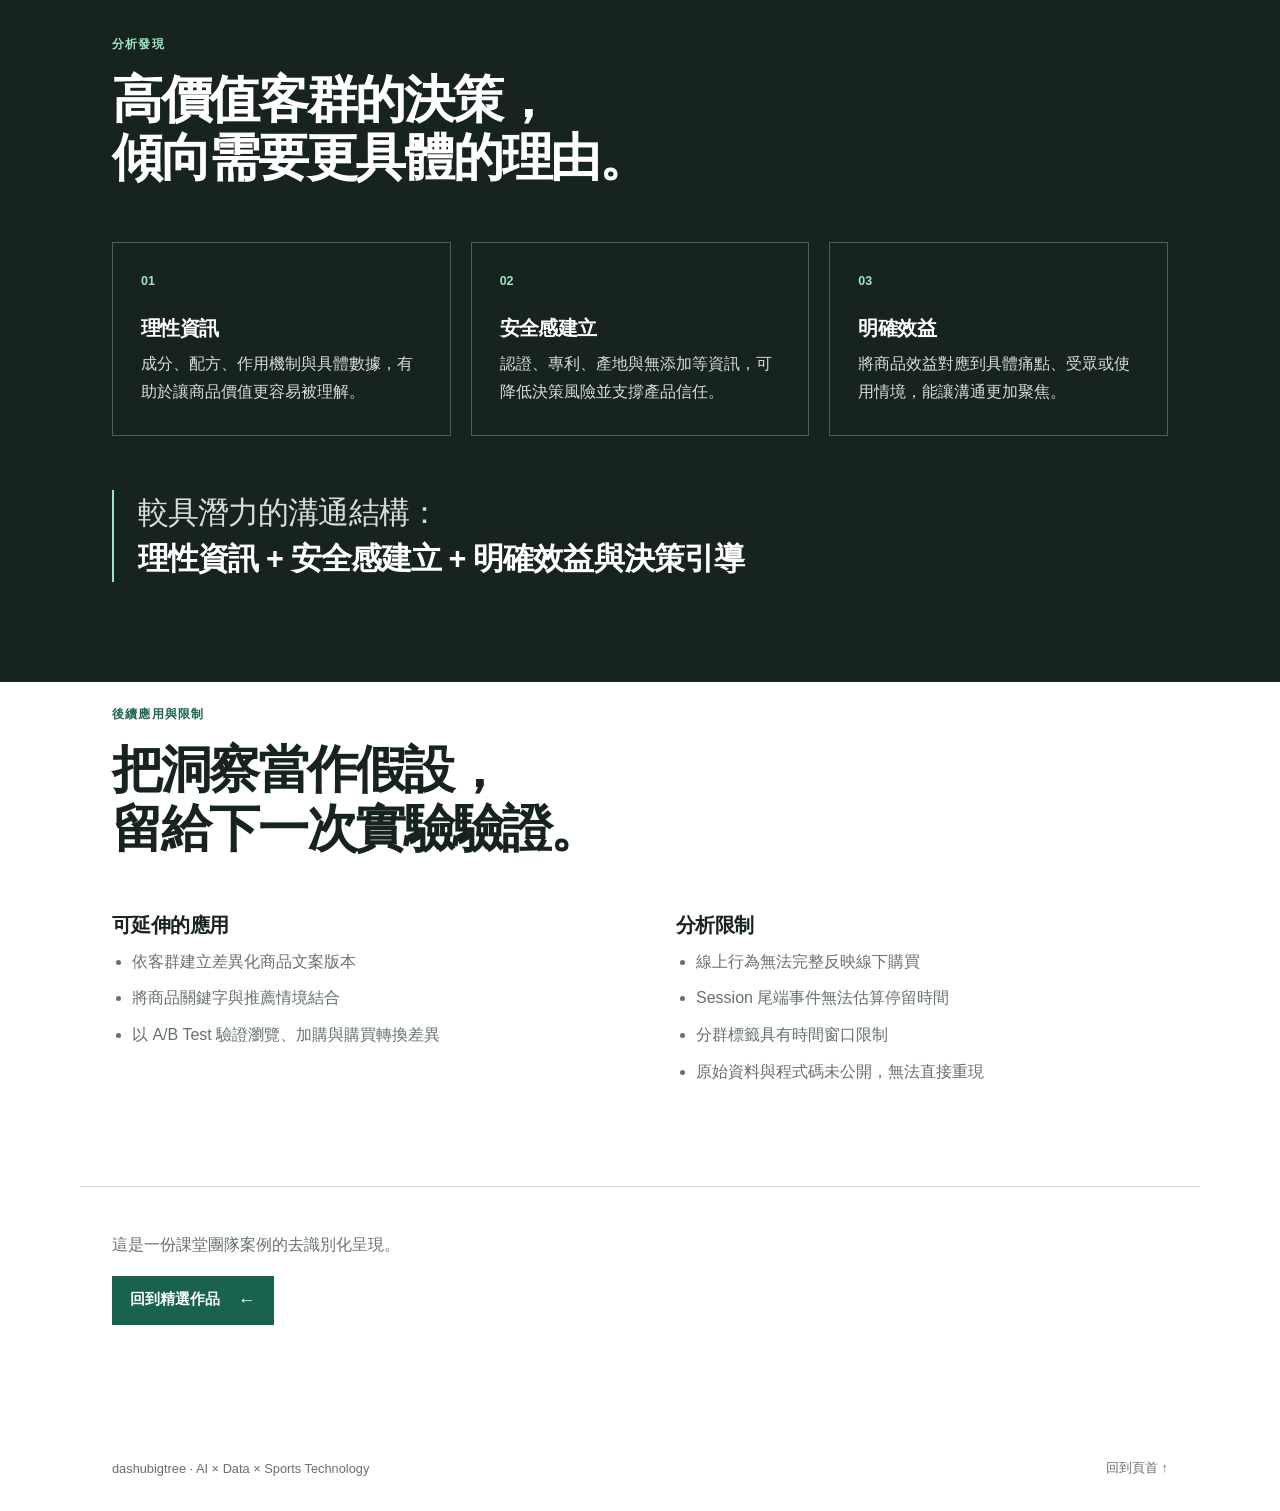
<file: case-studies/ecommerce-behavior-analysis.html>
<!doctype html>
<html lang="zh-Hant">
  <head>
    <meta charset="UTF-8" />
    <meta name="viewport" content="width=device-width, initial-scale=1.0" />
    <meta name="description" content="電商行為資料與文案分析：以瀏覽、訂單、RFM 與文字特徵理解高價值客群。" />
    <meta name="theme-color" content="#ffffff" />
    <title>電商行為資料與文案分析 | dashubigtree</title>
    <link rel="stylesheet" href="../styles.css" />
  </head>
  <body>
    <a class="skip-link" href="#content">跳到主要內容</a>
    <header class="site-header wrap">
      <a class="wordmark" href="../index.html" aria-label="回到作品集首頁">dashubigtree<span>.</span></a>
      <nav aria-label="主要導覽">
        <a href="https://github.com/dashubigtree" target="_blank" rel="noreferrer">GitHub ↗</a>
        <a href="https://www.linkedin.com/in/%E6%BE%8D%E8%90%AD-%E5%BE%90-bensonhsu" target="_blank" rel="noreferrer">LinkedIn ↗</a>
      </nav>
    </header>

    <main id="content">
      <section class="case-hero wrap">
        <p class="kicker">商業資料分析 · 課堂團隊案例</p>
        <p class="eyebrow">CASE STUDY 01</p>
        <h1>從商品瀏覽到文案洞察，<br />理解高價值客群。</h1>
        <p class="lead">以線上行為、訂單、RFM 分群與商品文案為線索，建立可解釋的分析流程，探索更貼近高價值客群的商品溝通方向。</p>
        <div class="case-notice" role="note">
          <strong>揭露說明</strong>
          <p>本頁為課堂團隊案例的去識別化整理。原始資料與程式碼未公開；僅節錄未含組員身分與可識別資訊的簡報頁面。文中結論為分析洞察與後續驗證假設，並非已證實的商業成效。</p>
        </div>
      </section>

      <section class="case-summary wrap" aria-label="案例摘要">
        <div><p class="summary-label">商業問題</p><p>單一行銷話術難以回應不同客群，尤其難以有效溝通高價值會員。</p></div>
        <div><p class="summary-label">分析目標</p><p>找出與高價值客群真實購買相關的商品與文案特徵。</p></div>
        <div><p class="summary-label">資料範圍</p><p>訂單、會員、線上行為歷程、客群標籤與商品頁文本。</p></div>
      </section>

      <section class="case-section wrap" id="method" aria-labelledby="method-title">
        <p class="kicker">分析方法</p>
        <h2 id="method-title">以五個步驟，<br />縮小從瀏覽到決策的距離。</h2>
        <ol class="method-list">
          <li><div class="method-number">01</div><div><h3>深度瀏覽識別</h3><p>從 <code>viewproduct</code> 行為出發，以同一訪客的下一筆事件時間估算停留秒數；將停留超過 30 秒的商品瀏覽，視為較具意圖的深度瀏覽。</p></div></li>
          <li><div class="method-number">02</div><div><h3>真實轉換驗證</h3><p>將深度瀏覽與訂單串接，確認「先瀏覽、後下單」的時間順序，並限定完成且未退貨的交易，以降低純瀏覽與無效交易的干擾。</p></div></li>
          <li><div class="method-number">03</div><div><h3>RFM 客群分群</h3><p>以近期購買（R）、購買頻率（F）與消費金額（M）描述會員價值，將會員區分為高價值、一般與低活躍／流失客群。</p></div></li>
          <li><div class="method-number">04</div><div><h3>高價值主導商品與關鍵字</h3><p>保留高價值客群購買占比較高的商品，再用覆蓋率、類別提升度（Lift）與 TF-IDF 綜合排序，排除「免運、現貨、特價」等平台通用詞。</p></div></li>
          <li><div class="method-number">05</div><div><h3>LLM 結構化文案分析</h3><p>以固定 JSON 欄位，分批擷取標題句型、訴求類型、關鍵字角色與文案規律；再以 Python 統計彙整，形成跨品類洞察。</p></div></li>
        </ol>
      </section>

      <section class="case-section wrap formula-section" aria-labelledby="metric-title">
        <p class="kicker">指標設計</p>
        <h2 id="metric-title">不只找常出現的詞，<br />而是找對高價值客群更有辨識度的詞。</h2>
        <div class="metric-grid">
          <article><h3>類別提升度</h3><p>比較詞彙在高價值客群與非高價值客群主導商品中的出現比例；數值越高，代表該詞對高價值客群越具專屬性。</p><code>Lift = coverage_hv / coverage_non_hv</code></article>
          <article><h3>綜合評分</h3><p>將文字重要性與客群專屬性標準化後整合，作為關鍵字排序依據。</p><code>score = Z(TF-IDF) + Z(log Lift)</code></article>
        </div>
      </section>

      <section class="case-section wrap evidence-section" aria-labelledby="evidence-title">
        <p class="kicker">重點數據呈現</p>
        <h2 id="evidence-title">將分析過程中的關鍵縮減，<br />回到可閱讀的數據證據。</h2>
        <div class="case-gallery">
          <figure>
            <img src="../assets/case-studies/ecommerce-conversion-funnel.jpg" alt="真實轉換交叉比對：深度瀏覽商品 39,923 個，真實轉換商品 24,634 個。" loading="lazy" />
            <figcaption><strong>真實轉換驗證。</strong> 在 39,923 筆深度瀏覽商品中，經由訂單完成、未退貨與時間順序交叉比對後，保留 24,634 筆真實轉換紀錄，降低純瀏覽雜訊。</figcaption>
          </figure>
          <figure>
            <img src="../assets/case-studies/ecommerce-keyword-filtering.jpg" alt="關鍵字雙重門檻過濾：3,958 個候選詞縮減至 150 個，再保留 82 個核心詞。" loading="lazy" />
            <figcaption><strong>關鍵字雙重篩選。</strong> 先以高價值文案覆蓋率篩出 150 個候選詞，再用 Lift 排除全網通用詞，最終留下 82 個更具高價值客群辨識度的核心詞。</figcaption>
          </figure>
          <figure>
            <img src="../assets/case-studies/ecommerce-copy-appeals.jpg" alt="文案訴求與語意分析結果：功效說明覆蓋率 97.4%，成分透明 94.9%，問題解決 82.1%。" loading="lazy" />
            <figcaption><strong>文案訴求覆蓋率。</strong> 在課堂案例的 LLM 結構化分析中，功效說明、成分透明與問題解決是覆蓋率最高的三類訴求，支持「理性資訊＋信任建立＋明確效益」的後續溝通假設。</figcaption>
          </figure>
        </div>
      </section>

      <section class="case-section findings-section" id="findings" aria-labelledby="findings-title">
        <div class="wrap">
          <p class="kicker">分析發現</p>
          <h2 id="findings-title">高價值客群的決策，<br />傾向需要更具體的理由。</h2>
          <div class="finding-grid">
            <article><span>01</span><h3>理性資訊</h3><p>成分、配方、作用機制與具體數據，有助於讓商品價值更容易被理解。</p></article>
            <article><span>02</span><h3>安全感建立</h3><p>認證、專利、產地與無添加等資訊，可降低決策風險並支撐產品信任。</p></article>
            <article><span>03</span><h3>明確效益</h3><p>將商品效益對應到具體痛點、受眾或使用情境，能讓溝通更加聚焦。</p></article>
          </div>
          <blockquote>較具潛力的溝通結構：<br /><strong>理性資訊 + 安全感建立 + 明確效益與決策引導</strong></blockquote>
        </div>
      </section>

      <section class="case-section wrap" aria-labelledby="next-title">
        <p class="kicker">後續應用與限制</p>
        <h2 id="next-title">把洞察當作假設，<br />留給下一次實驗驗證。</h2>
        <div class="two-column-copy">
          <div><h3>可延伸的應用</h3><ul><li>依客群建立差異化商品文案版本</li><li>將商品關鍵字與推薦情境結合</li><li>以 A/B Test 驗證瀏覽、加購與購買轉換差異</li></ul></div>
          <div><h3>分析限制</h3><ul><li>線上行為無法完整反映線下購買</li><li>Session 尾端事件無法估算停留時間</li><li>分群標籤具有時間窗口限制</li><li>原始資料與程式碼未公開，無法直接重現</li></ul></div>
        </div>
      </section>

      <section class="case-cta wrap">
        <p>這是一份課堂團隊案例的去識別化呈現。</p>
        <a class="primary-link" href="../index.html#projects">回到精選作品 <span>←</span></a>
      </section>
    </main>

    <footer class="site-footer wrap">
      <p>dashubigtree · AI × Data × Sports Technology</p>
      <a href="#content">回到頁首 ↑</a>
    </footer>
  </body>
</html>
</file>
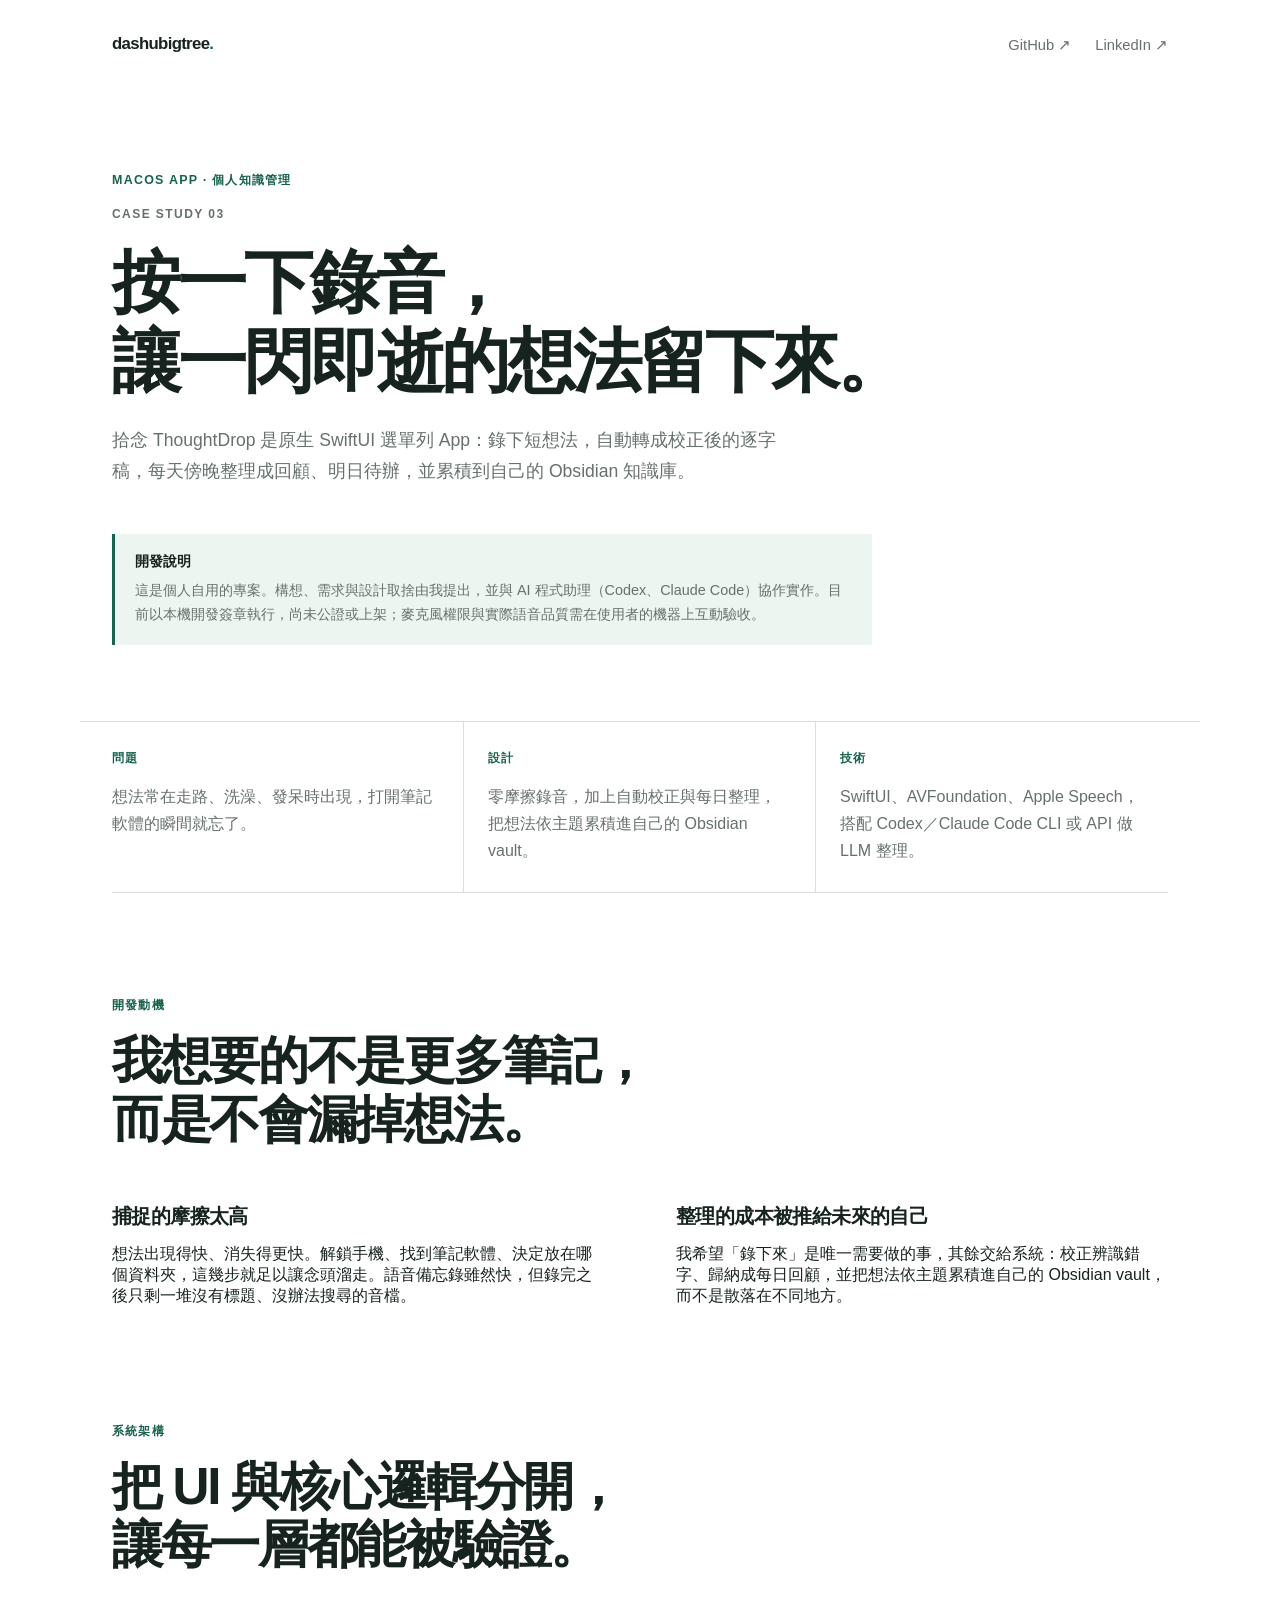
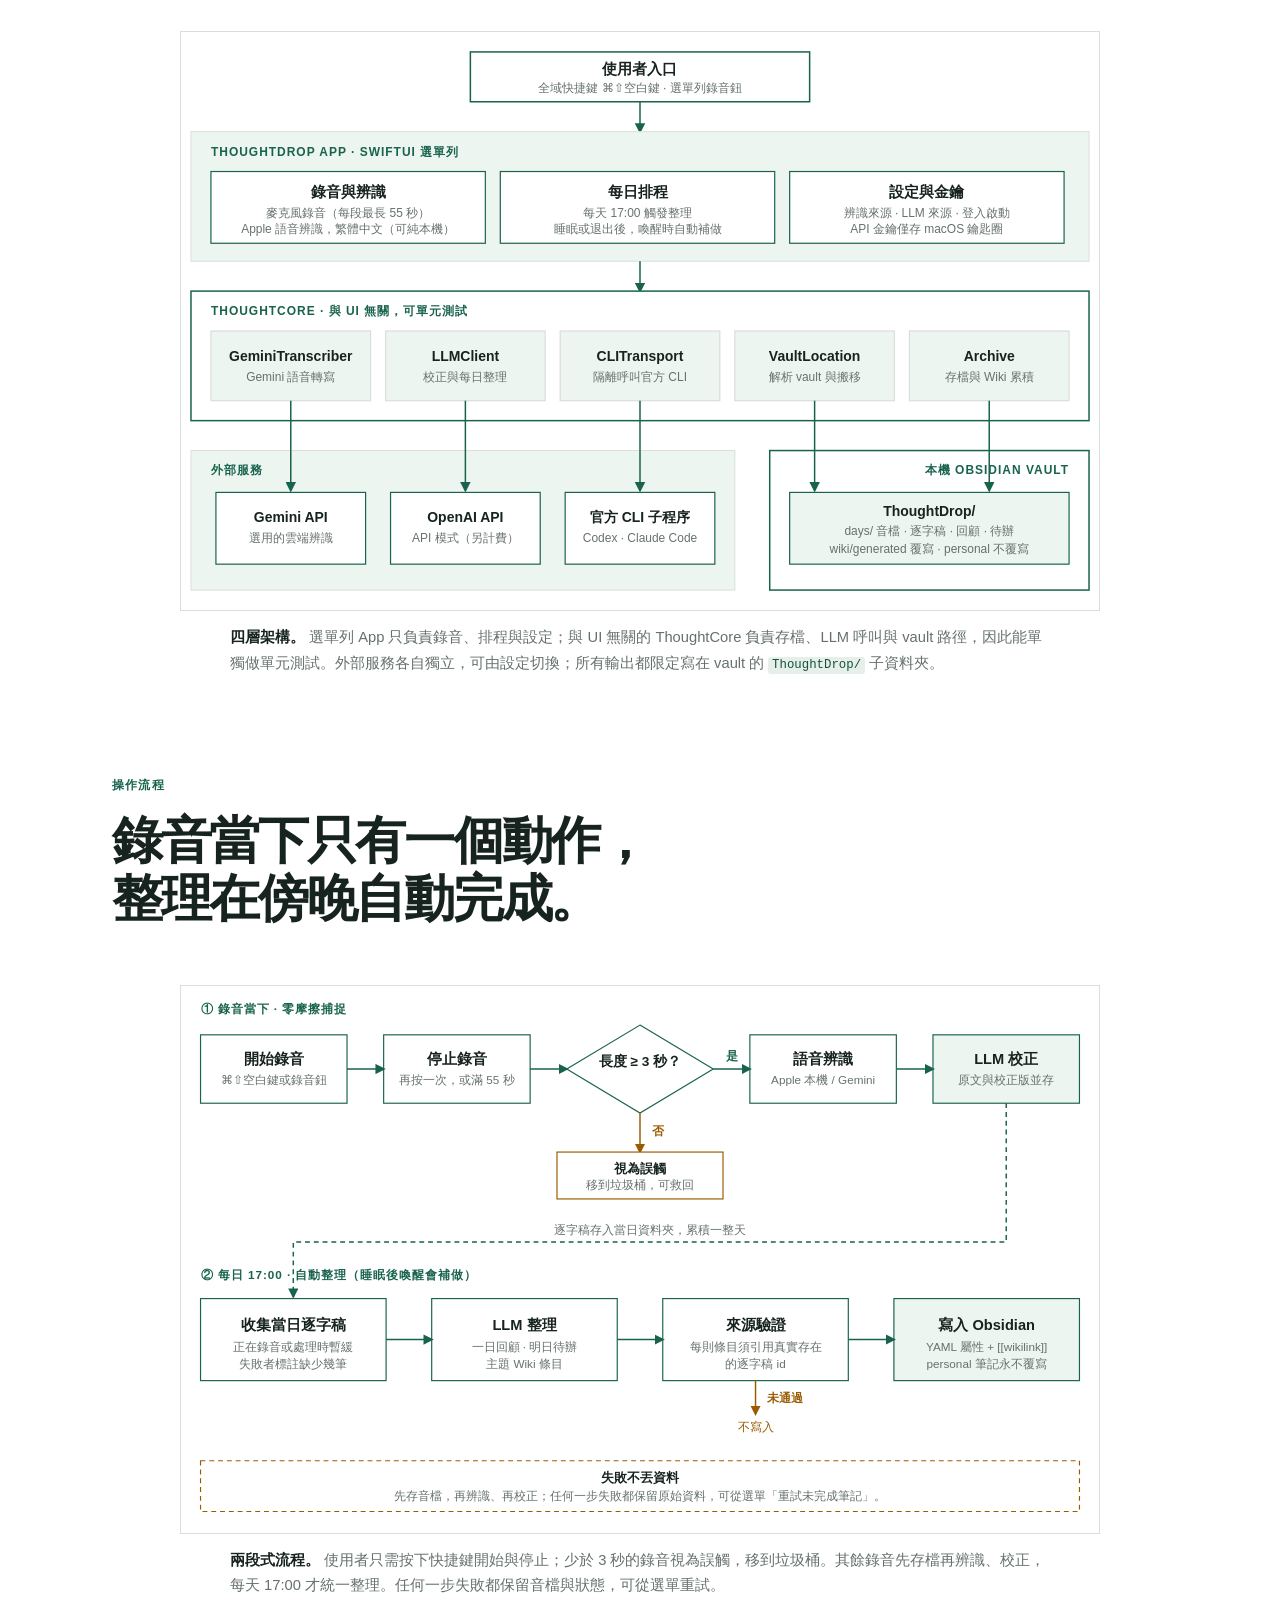
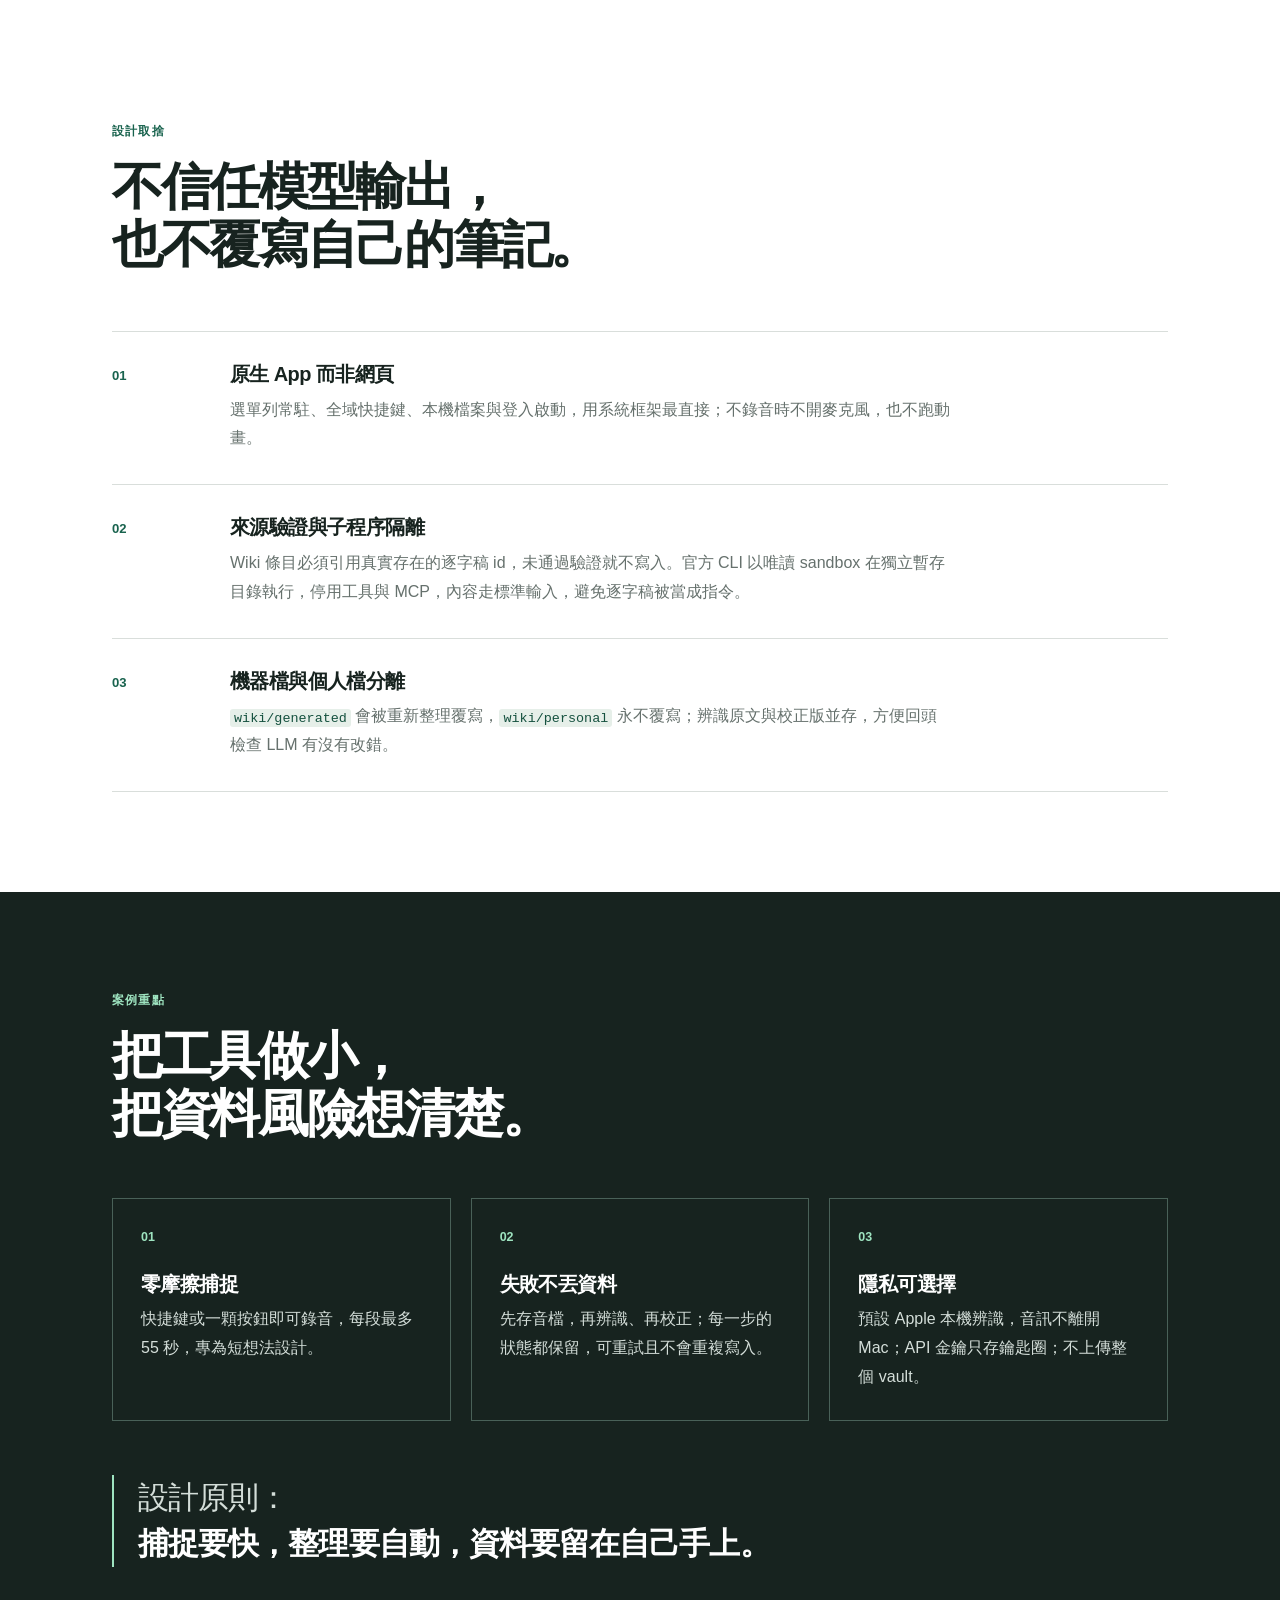
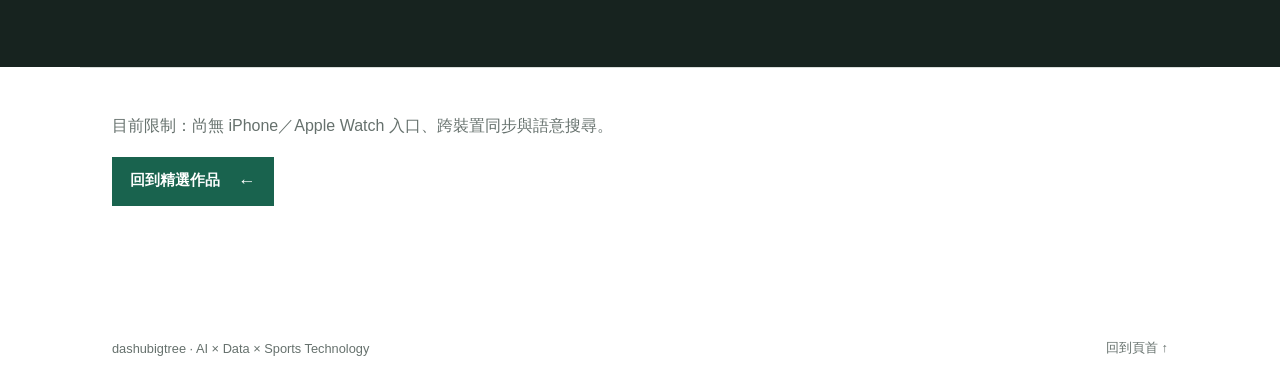
<file: case-studies/thoughtdrop.html>
<!doctype html>
<html lang="zh-Hant">
  <head>
    <meta charset="UTF-8" />
    <meta name="viewport" content="width=device-width, initial-scale=1.0" />
    <meta name="description" content="拾念 ThoughtDrop 案例：macOS 選單列語音筆記 App 的開發動機、系統架構與操作流程。" />
    <meta name="theme-color" content="#ffffff" />
    <title>拾念 ThoughtDrop | dashubigtree</title>
    <link rel="stylesheet" href="../styles.css" />
  </head>
  <body>
    <a class="skip-link" href="#content">跳到主要內容</a>
    <header class="site-header wrap">
      <a class="wordmark" href="../index.html" aria-label="回到作品集首頁">dashubigtree<span>.</span></a>
      <nav aria-label="主要導覽">
        <a href="https://github.com/dashubigtree" target="_blank" rel="noreferrer">GitHub ↗</a>
        <a href="https://www.linkedin.com/in/%E6%BE%8D%E8%90%AD-%E5%BE%90-bensonhsu" target="_blank" rel="noreferrer">LinkedIn ↗</a>
      </nav>
    </header>

    <main id="content">
      <section class="case-hero wrap">
        <p class="kicker">macOS App · 個人知識管理</p>
        <p class="eyebrow">CASE STUDY 03</p>
        <h1>按一下錄音，<br />讓一閃即逝的想法留下來。</h1>
        <p class="lead">拾念 ThoughtDrop 是原生 SwiftUI 選單列 App：錄下短想法，自動轉成校正後的逐字稿，每天傍晚整理成回顧、明日待辦，並累積到自己的 Obsidian 知識庫。</p>
        <div class="case-notice" role="note">
          <strong>開發說明</strong>
          <p>這是個人自用的專案。構想、需求與設計取捨由我提出，並與 AI 程式助理（Codex、Claude Code）協作實作。目前以本機開發簽章執行，尚未公證或上架；麥克風權限與實際語音品質需在使用者的機器上互動驗收。</p>
        </div>
      </section>

      <section class="case-summary wrap" aria-label="案例摘要">
        <div><p class="summary-label">問題</p><p>想法常在走路、洗澡、發呆時出現，打開筆記軟體的瞬間就忘了。</p></div>
        <div><p class="summary-label">設計</p><p>零摩擦錄音，加上自動校正與每日整理，把想法依主題累積進自己的 Obsidian vault。</p></div>
        <div><p class="summary-label">技術</p><p>SwiftUI、AVFoundation、Apple Speech，搭配 Codex／Claude Code CLI 或 API 做 LLM 整理。</p></div>
      </section>

      <section class="case-section wrap" aria-labelledby="motivation-title">
        <p class="kicker">開發動機</p>
        <h2 id="motivation-title">我想要的不是更多筆記，<br />而是不會漏掉想法。</h2>
        <div class="two-column-copy">
          <div>
            <h3>捕捉的摩擦太高</h3>
            <p>想法出現得快、消失得更快。解鎖手機、找到筆記軟體、決定放在哪個資料夾，這幾步就足以讓念頭溜走。語音備忘錄雖然快，但錄完之後只剩一堆沒有標題、沒辦法搜尋的音檔。</p>
          </div>
          <div>
            <h3>整理的成本被推給未來的自己</h3>
            <p>我希望「錄下來」是唯一需要做的事，其餘交給系統：校正辨識錯字、歸納成每日回顧，並把想法依主題累積進自己的 Obsidian vault，而不是散落在不同地方。</p>
          </div>
        </div>
      </section>

      <section class="case-section wrap evidence-section" aria-labelledby="architecture-title">
        <p class="kicker">系統架構</p>
        <h2 id="architecture-title">把 UI 與核心邏輯分開，<br />讓每一層都能被驗證。</h2>
        <div class="case-gallery">
          <figure>
            <img src="../assets/case-studies/thoughtdrop-architecture.svg?v=2" alt="ThoughtDrop 系統架構：使用者入口、SwiftUI 選單列 App、ThoughtCore 核心模組，以及外部辨識與 LLM 服務和本機 Obsidian vault。" loading="lazy" />
            <figcaption><strong>四層架構。</strong> 選單列 App 只負責錄音、排程與設定；與 UI 無關的 ThoughtCore 負責存檔、LLM 呼叫與 vault 路徑，因此能單獨做單元測試。外部服務各自獨立，可由設定切換；所有輸出都限定寫在 vault 的 <code>ThoughtDrop/</code> 子資料夾。</figcaption>
          </figure>
        </div>
      </section>

      <section class="case-section wrap evidence-section" aria-labelledby="flow-title">
        <p class="kicker">操作流程</p>
        <h2 id="flow-title">錄音當下只有一個動作，<br />整理在傍晚自動完成。</h2>
        <div class="case-gallery">
          <figure>
            <img src="../assets/case-studies/thoughtdrop-flow.svg?v=2" alt="ThoughtDrop 操作流程：開始錄音、停止、判斷是否達三秒、語音辨識與 LLM 校正；每日十七點收集逐字稿、LLM 整理、來源驗證並寫入 Obsidian。" loading="lazy" />
            <figcaption><strong>兩段式流程。</strong> 使用者只需按下快捷鍵開始與停止；少於 3 秒的錄音視為誤觸，移到垃圾桶。其餘錄音先存檔再辨識、校正，每天 17:00 才統一整理。任何一步失敗都保留音檔與狀態，可從選單重試。</figcaption>
          </figure>
        </div>
      </section>

      <section class="case-section wrap" aria-labelledby="method-title">
        <p class="kicker">設計取捨</p>
        <h2 id="method-title">不信任模型輸出，<br />也不覆寫自己的筆記。</h2>
        <ol class="method-list">
          <li><div class="method-number">01</div><div><h3>原生 App 而非網頁</h3><p>選單列常駐、全域快捷鍵、本機檔案與登入啟動，用系統框架最直接；不錄音時不開麥克風，也不跑動畫。</p></div></li>
          <li><div class="method-number">02</div><div><h3>來源驗證與子程序隔離</h3><p>Wiki 條目必須引用真實存在的逐字稿 id，未通過驗證就不寫入。官方 CLI 以唯讀 sandbox 在獨立暫存目錄執行，停用工具與 MCP，內容走標準輸入，避免逐字稿被當成指令。</p></div></li>
          <li><div class="method-number">03</div><div><h3>機器檔與個人檔分離</h3><p><code>wiki/generated</code> 會被重新整理覆寫，<code>wiki/personal</code> 永不覆寫；辨識原文與校正版並存，方便回頭檢查 LLM 有沒有改錯。</p></div></li>
        </ol>
      </section>

      <section class="case-section findings-section" aria-labelledby="findings-title">
        <div class="wrap">
          <p class="kicker">案例重點</p>
          <h2 id="findings-title">把工具做小，<br />把資料風險想清楚。</h2>
          <div class="finding-grid">
            <article><span>01</span><h3>零摩擦捕捉</h3><p>快捷鍵或一顆按鈕即可錄音，每段最多 55 秒，專為短想法設計。</p></article>
            <article><span>02</span><h3>失敗不丟資料</h3><p>先存音檔，再辨識、再校正；每一步的狀態都保留，可重試且不會重複寫入。</p></article>
            <article><span>03</span><h3>隱私可選擇</h3><p>預設 Apple 本機辨識，音訊不離開 Mac；API 金鑰只存鑰匙圈；不上傳整個 vault。</p></article>
          </div>
          <blockquote>設計原則：<br /><strong>捕捉要快，整理要自動，資料要留在自己手上。</strong></blockquote>
        </div>
      </section>

      <section class="case-cta wrap">
        <p>目前限制：尚無 iPhone／Apple Watch 入口、跨裝置同步與語意搜尋。</p>
        <a class="primary-link" href="../index.html#projects">回到精選作品 <span>←</span></a>
      </section>
    </main>

    <footer class="site-footer wrap">
      <p>dashubigtree · AI × Data × Sports Technology</p>
      <a href="#content">回到頁首 ↑</a>
    </footer>
  </body>
</html>
</file>
<file: styles.css>
:root {
  --ink: #17231f;
  --muted: #66716d;
  --line: #d9dedb;
  --accent: #19634e;
  --soft: #edf5f0;
  --paper: #ffffff;
}

* { box-sizing: border-box; }
html { scroll-behavior: smooth; }
body { background: var(--paper); color: var(--ink); font-family: Inter, "Noto Sans TC", "PingFang TC", sans-serif; font-size: 16px; margin: 0; }
a { color: inherit; text-decoration: none; }
.wrap { margin: 0 auto; max-width: 1120px; padding-left: 32px; padding-right: 32px; }
.skip-link { background: var(--accent); color: white; left: 16px; padding: 12px 16px; position: fixed; top: -56px; z-index: 3; }.skip-link:focus { top: 16px; }
.site-header { align-items: center; display: flex; justify-content: space-between; min-height: 88px; }
.wordmark { font-size: 1.05rem; font-weight: 800; letter-spacing: -.04em; }.wordmark span { color: var(--accent); }
nav { display: flex; gap: 24px; } nav a { color: var(--muted); font-size: .92rem; } nav a:hover, nav a:focus-visible { color: var(--accent); }
.intro { border-bottom: 1px solid var(--line); padding-bottom: 112px; padding-top: 112px; }.kicker { color: var(--accent); font-size: .78rem; font-weight: 700; letter-spacing: .1em; margin: 0 0 18px; text-transform: uppercase; }
h1, h2, h3 { letter-spacing: -.045em; line-height: 1.14; margin-top: 0; } h1 { font-size: clamp(2.85rem, 6vw, 5.6rem); margin-bottom: 24px; max-width: 920px; } h2 { font-size: clamp(2.1rem, 4vw, 3.7rem); margin-bottom: 0; } h3 { font-size: clamp(1.5rem, 2.8vw, 2rem); margin-bottom: 12px; }
.lead { color: var(--muted); font-size: 1.1rem; line-height: 1.8; margin-bottom: 34px; max-width: 550px; }.primary-link { background: var(--accent); color: white; display: inline-flex; font-size: .92rem; font-weight: 700; gap: 18px; padding: 14px 18px; }.primary-link:hover { background: var(--ink); }.primary-link span { font-size: 1.1rem; }
.capabilities { border-bottom: 1px solid var(--line); padding-bottom: 112px; padding-top: 112px; }.capabilities-head { display: grid; grid-template-columns: 1fr 2fr; margin-bottom: 56px; }.capabilities-head .kicker { margin-top: 10px; }.capabilities-head h2 { margin-bottom: 20px; }.capabilities-head p:not(.kicker) { color: var(--muted); line-height: 1.8; margin: 0; max-width: 620px; }.capability-grid { border-left: 1px solid var(--line); border-top: 1px solid var(--line); display: grid; grid-template-columns: 1fr 1fr; }.capability-card { border-bottom: 1px solid var(--line); border-right: 1px solid var(--line); min-height: 286px; padding: 30px 34px; position: relative; transition: background-color .2s ease; }.capability-card:hover, .capability-card:focus-visible { background: var(--soft); }.capability-index { color: var(--accent); display: block; font-size: .76rem; font-weight: 700; letter-spacing: .08em; margin-bottom: 46px; }.capability-card h3 { font-size: clamp(1.35rem, 2.2vw, 1.85rem); margin-bottom: 14px; }.capability-card p { color: var(--muted); line-height: 1.75; margin: 0; max-width: 410px; }.capability-tools { bottom: 30px; color: var(--accent); font-size: .76rem; font-weight: 700; left: 34px; letter-spacing: .03em; line-height: 1.5; position: absolute; right: 34px; }
.projects { padding-bottom: 112px; padding-top: 112px; }.section-head { display: grid; grid-template-columns: 1fr 2fr; margin-bottom: 56px; }.section-head .kicker { margin-top: 10px; }
.project-list { border-top: 1px solid var(--line); }.project { align-items: start; border-bottom: 1px solid var(--line); display: grid; gap: 28px; grid-template-columns: 90px minmax(0, 1fr) 110px; padding: 34px 0; }.project.featured { background: var(--soft); margin-left: -24px; margin-right: -24px; padding-left: 24px; padding-right: 24px; }.project-number { color: var(--accent); font-size: .82rem; font-weight: 700; padding-top: 5px; }.project-type { color: var(--accent); font-size: .78rem; font-weight: 700; letter-spacing: .08em; margin-bottom: 10px; text-transform: uppercase; }.project-title-row { align-items: baseline; display: flex; flex-wrap: wrap; gap: 10px; }.project-status { background: #dff3e7; border: 1px solid #8bbda0; border-radius: 999px; color: #155a39; font-size: .72rem; font-weight: 700; letter-spacing: .04em; padding: 3px 8px; }.project-body > p:not(.project-type) { color: var(--muted); line-height: 1.75; margin-bottom: 18px; max-width: 700px; }.tags { display: flex; flex-wrap: wrap; gap: 8px; list-style: none; margin: 0; padding: 0; }.tags li { border: 1px solid var(--line); color: var(--muted); font-size: .75rem; padding: 5px 8px; }.project-link { color: var(--accent); font-size: .84rem; font-weight: 700; padding-top: 5px; white-space: nowrap; }.project-link:hover { text-decoration: underline; }
.about { background: var(--ink); color: white; display: grid; gap: 64px; grid-template-columns: 1fr 1fr; margin-bottom: 88px; padding-bottom: 72px; padding-top: 72px; }.about .kicker { color: #9ee4c0; }.about h2 { max-width: 440px; }.about-copy { align-self: end; }.about-copy p { color: #d4ded9; line-height: 1.9; margin: 0 0 26px; }.text-link { border-bottom: 1px solid #9ee4c0; color: #9ee4c0; font-size: .9rem; font-weight: 700; padding-bottom: 4px; }
.site-footer { align-items: center; color: var(--muted); display: flex; font-size: .8rem; justify-content: space-between; min-height: 86px; }.site-footer p { margin: 0; }.site-footer a:hover { color: var(--accent); }
.case-hero { border-bottom: 1px solid var(--line); padding-bottom: 76px; padding-top: 84px; }.case-hero h1 { font-size: clamp(2.6rem, 5.4vw, 5.25rem); }.case-hero .lead { max-width: 700px; }.eyebrow { color: var(--muted); font-size: .75rem; font-weight: 700; letter-spacing: .12em; margin: 0 0 22px; }.case-notice { background: var(--soft); border-left: 3px solid var(--accent); margin-top: 46px; max-width: 760px; padding: 18px 20px; }.case-notice strong { font-size: .86rem; }.case-notice p { color: var(--muted); font-size: .9rem; line-height: 1.7; margin: 7px 0 0; }.case-summary { display: grid; gap: 0; grid-template-columns: repeat(3, 1fr); padding-bottom: 80px; padding-top: 0; }.case-summary > div { border-bottom: 1px solid var(--line); border-right: 1px solid var(--line); min-height: 150px; padding: 28px 24px 28px 0; }.case-summary > div + div { padding-left: 24px; }.case-summary > div:last-child { border-right: 0; }.case-summary p:last-child { color: var(--muted); line-height: 1.7; margin: 0; }.summary-label { color: var(--accent); font-size: .78rem; font-weight: 700; letter-spacing: .08em; margin: 0 0 16px; }.case-section { padding-bottom: 100px; padding-top: 24px; }.case-section > h2 { margin-bottom: 56px; }.method-list { border-top: 1px solid var(--line); list-style: none; margin: 0; padding: 0; }.method-list li { border-bottom: 1px solid var(--line); display: grid; gap: 28px; grid-template-columns: 90px 1fr; padding: 31px 0; }.method-number { color: var(--accent); font-size: .82rem; font-weight: 700; padding-top: 5px; }.method-list h3, .metric-grid h3, .finding-grid h3, .two-column-copy h3 { font-size: 1.25rem; letter-spacing: -.03em; margin-bottom: 10px; }.method-list p, .metric-grid p, .finding-grid p { color: var(--muted); line-height: 1.8; margin: 0; max-width: 720px; }code { background: #e6efe9; border-radius: 3px; color: #15513f; font-family: ui-monospace, SFMono-Regular, Menlo, monospace; font-size: .84em; padding: .12em .3em; }.metric-grid { display: grid; gap: 24px; grid-template-columns: 1fr 1fr; }.metric-grid article { background: var(--soft); padding: 32px; }.metric-grid code { background: #fff; display: inline-block; margin-top: 24px; padding: 10px 12px; }.formula-section { padding-top: 0; }.findings-section { background: var(--ink); color: white; padding-bottom: 100px; padding-top: 100px; }.findings-section .kicker { color: #9ee4c0; }.findings-section h2 { margin-bottom: 54px; }.finding-grid { display: grid; gap: 20px; grid-template-columns: repeat(3, 1fr); }.finding-grid article { border: 1px solid #496158; padding: 28px; }.finding-grid span { color: #9ee4c0; font-size: .78rem; font-weight: 700; }.finding-grid h3 { margin-top: 28px; }.finding-grid p { color: #d4ded9; }.findings-section blockquote { border-left: 2px solid #9ee4c0; color: #d4ded9; font-size: clamp(1.3rem, 2.4vw, 2rem); letter-spacing: -.03em; line-height: 1.5; margin: 54px 0 0; max-width: 900px; padding-left: 24px; }.findings-section blockquote strong { color: white; }.two-column-copy { display: grid; gap: 72px; grid-template-columns: 1fr 1fr; }.two-column-copy ul { color: var(--muted); line-height: 1.85; margin: 0; padding-left: 20px; }.two-column-copy li + li { margin-top: 7px; }.case-cta { border-top: 1px solid var(--line); padding-bottom: 100px; padding-top: 48px; }.case-cta p { color: var(--muted); margin: 0 0 20px; }
@media (max-width: 720px) { .wrap { padding-left: 20px; padding-right: 20px; }.site-header { min-height: 70px; } nav { gap: 16px; } nav a { font-size: .82rem; }.intro, .capabilities, .projects { padding-bottom: 72px; padding-top: 72px; }.section-head, .capabilities-head, .about { display: block; }.section-head .kicker, .capabilities-head .kicker { margin-bottom: 18px; }.capabilities-head h2 { margin-bottom: 16px; }.capability-grid { display: block; }.capability-card { border-left: 0; display: block; min-height: 250px; padding: 26px 22px; }.capability-card + .capability-card { border-top: 0; }.capability-index { margin-bottom: 34px; }.capability-tools { bottom: 26px; left: 22px; right: 22px; }.project { gap: 12px; grid-template-columns: 52px minmax(0, 1fr); }.project-link { grid-column: 2; padding-top: 0; }.project.featured { margin-left: -20px; margin-right: -20px; padding-left: 20px; padding-right: 20px; }.about { margin-bottom: 52px; padding-bottom: 52px; padding-top: 52px; }.about-copy { margin-top: 32px; }.site-footer { align-items: flex-start; flex-direction: column; gap: 12px; justify-content: center; }.case-hero { padding-bottom: 56px; padding-top: 58px; }.case-summary, .metric-grid, .finding-grid, .two-column-copy { display: block; }.case-summary { padding-bottom: 56px; }.case-summary > div, .case-summary > div + div { border-right: 0; min-height: auto; padding: 22px 0; }.case-section { padding-bottom: 72px; }.case-section > h2 { margin-bottom: 40px; }.method-list li { gap: 12px; grid-template-columns: 52px 1fr; }.metric-grid article + article { margin-top: 16px; }.finding-grid article + article { margin-top: 16px; }.findings-section { padding-bottom: 72px; padding-top: 72px; }.findings-section blockquote { margin-top: 38px; }.two-column-copy > div + div { margin-top: 42px; }.case-cta { padding-bottom: 72px; } }
.project-actions { display: flex; flex-direction: column; gap: 14px; padding-top: 5px; }.project-actions .project-link { padding-top: 0; }
.evidence-section { padding-top: 0; }.case-gallery { display: grid; gap: 52px; margin: 0 auto; max-width: 920px; }.case-gallery figure { margin: 0; }.case-gallery img { border: 1px solid var(--line); display: block; height: auto; width: 100%; }.case-gallery figcaption { color: var(--muted); font-size: .92rem; line-height: 1.75; margin: 14px auto 0; max-width: 820px; }.case-gallery figcaption strong { color: var(--ink); }
.intro .kicker, .capabilities-head .kicker, .section-head .kicker { font-size: .98rem; }
@media (max-width: 720px) { .project-actions { gap: 12px; grid-column: 2; padding-top: 0; }.project-actions .project-link { grid-column: auto; }.case-gallery { gap: 38px; }.case-gallery figcaption { font-size: .88rem; } }
@media (prefers-reduced-motion: reduce) { html { scroll-behavior: auto; } }
</file>
<file: dist/styles.css>
:root {
  --ink: #17231f;
  --muted: #66716d;
  --line: #d9dedb;
  --accent: #19634e;
  --soft: #edf5f0;
  --paper: #ffffff;
}

* { box-sizing: border-box; }
html { scroll-behavior: smooth; }
body { background: var(--paper); color: var(--ink); font-family: Inter, "Noto Sans TC", "PingFang TC", sans-serif; font-size: 16px; margin: 0; }
a { color: inherit; text-decoration: none; }
.wrap { margin: 0 auto; max-width: 1120px; padding-left: 32px; padding-right: 32px; }
.skip-link { background: var(--accent); color: white; left: 16px; padding: 12px 16px; position: fixed; top: -56px; z-index: 3; }.skip-link:focus { top: 16px; }
.site-header { align-items: center; display: flex; justify-content: space-between; min-height: 88px; }
.wordmark { font-size: 1.05rem; font-weight: 800; letter-spacing: -.04em; }.wordmark span { color: var(--accent); }
nav { display: flex; gap: 24px; } nav a { color: var(--muted); font-size: .92rem; } nav a:hover, nav a:focus-visible { color: var(--accent); }
.intro { border-bottom: 1px solid var(--line); padding-bottom: 112px; padding-top: 112px; }.kicker { color: var(--accent); font-size: .78rem; font-weight: 700; letter-spacing: .1em; margin: 0 0 18px; text-transform: uppercase; }
h1, h2, h3 { letter-spacing: -.045em; line-height: 1.14; margin-top: 0; } h1 { font-size: clamp(2.85rem, 6vw, 5.6rem); margin-bottom: 24px; max-width: 920px; } h2 { font-size: clamp(2.1rem, 4vw, 3.7rem); margin-bottom: 0; } h3 { font-size: clamp(1.5rem, 2.8vw, 2rem); margin-bottom: 12px; }
.lead { color: var(--muted); font-size: 1.1rem; line-height: 1.8; margin-bottom: 34px; max-width: 550px; }.primary-link { background: var(--accent); color: white; display: inline-flex; font-size: .92rem; font-weight: 700; gap: 18px; padding: 14px 18px; }.primary-link:hover { background: var(--ink); }.primary-link span { font-size: 1.1rem; }
.projects { padding-bottom: 112px; padding-top: 112px; }.section-head { display: grid; grid-template-columns: 1fr 2fr; margin-bottom: 56px; }.section-head .kicker { margin-top: 10px; }
.project-list { border-top: 1px solid var(--line); }.project { align-items: start; border-bottom: 1px solid var(--line); display: grid; gap: 28px; grid-template-columns: 90px minmax(0, 1fr) 110px; padding: 34px 0; }.project.featured { background: var(--soft); margin-left: -24px; margin-right: -24px; padding-left: 24px; padding-right: 24px; }.project-number { color: var(--accent); font-size: .82rem; font-weight: 700; padding-top: 5px; }.project-type { color: var(--accent); font-size: .78rem; font-weight: 700; letter-spacing: .08em; margin-bottom: 10px; text-transform: uppercase; }.project-body > p:not(.project-type) { color: var(--muted); line-height: 1.75; margin-bottom: 18px; max-width: 700px; }.tags { display: flex; flex-wrap: wrap; gap: 8px; list-style: none; margin: 0; padding: 0; }.tags li { border: 1px solid var(--line); color: var(--muted); font-size: .75rem; padding: 5px 8px; }.project-link { color: var(--accent); font-size: .84rem; font-weight: 700; padding-top: 5px; white-space: nowrap; }.project-link:hover { text-decoration: underline; }
.about { background: var(--ink); color: white; display: grid; gap: 64px; grid-template-columns: 1fr 1fr; margin-bottom: 88px; padding-bottom: 72px; padding-top: 72px; }.about .kicker { color: #9ee4c0; }.about h2 { max-width: 440px; }.about-copy { align-self: end; }.about-copy p { color: #d4ded9; line-height: 1.9; margin: 0 0 26px; }.text-link { border-bottom: 1px solid #9ee4c0; color: #9ee4c0; font-size: .9rem; font-weight: 700; padding-bottom: 4px; }
.site-footer { align-items: center; color: var(--muted); display: flex; font-size: .8rem; justify-content: space-between; min-height: 86px; }.site-footer p { margin: 0; }.site-footer a:hover { color: var(--accent); }
@media (max-width: 720px) { .wrap { padding-left: 20px; padding-right: 20px; }.site-header { min-height: 70px; } nav { gap: 16px; } nav a { font-size: .82rem; }.intro, .projects { padding-bottom: 72px; padding-top: 72px; }.section-head, .about { display: block; }.section-head .kicker { margin-bottom: 18px; }.project { gap: 12px; grid-template-columns: 52px minmax(0, 1fr); }.project-link { grid-column: 2; padding-top: 0; }.project.featured { margin-left: -20px; margin-right: -20px; padding-left: 20px; padding-right: 20px; }.about { margin-bottom: 52px; padding-bottom: 52px; padding-top: 52px; }.about-copy { margin-top: 32px; }.site-footer { align-items: flex-start; flex-direction: column; gap: 12px; justify-content: center; } }
@media (prefers-reduced-motion: reduce) { html { scroll-behavior: auto; } }
</file>
